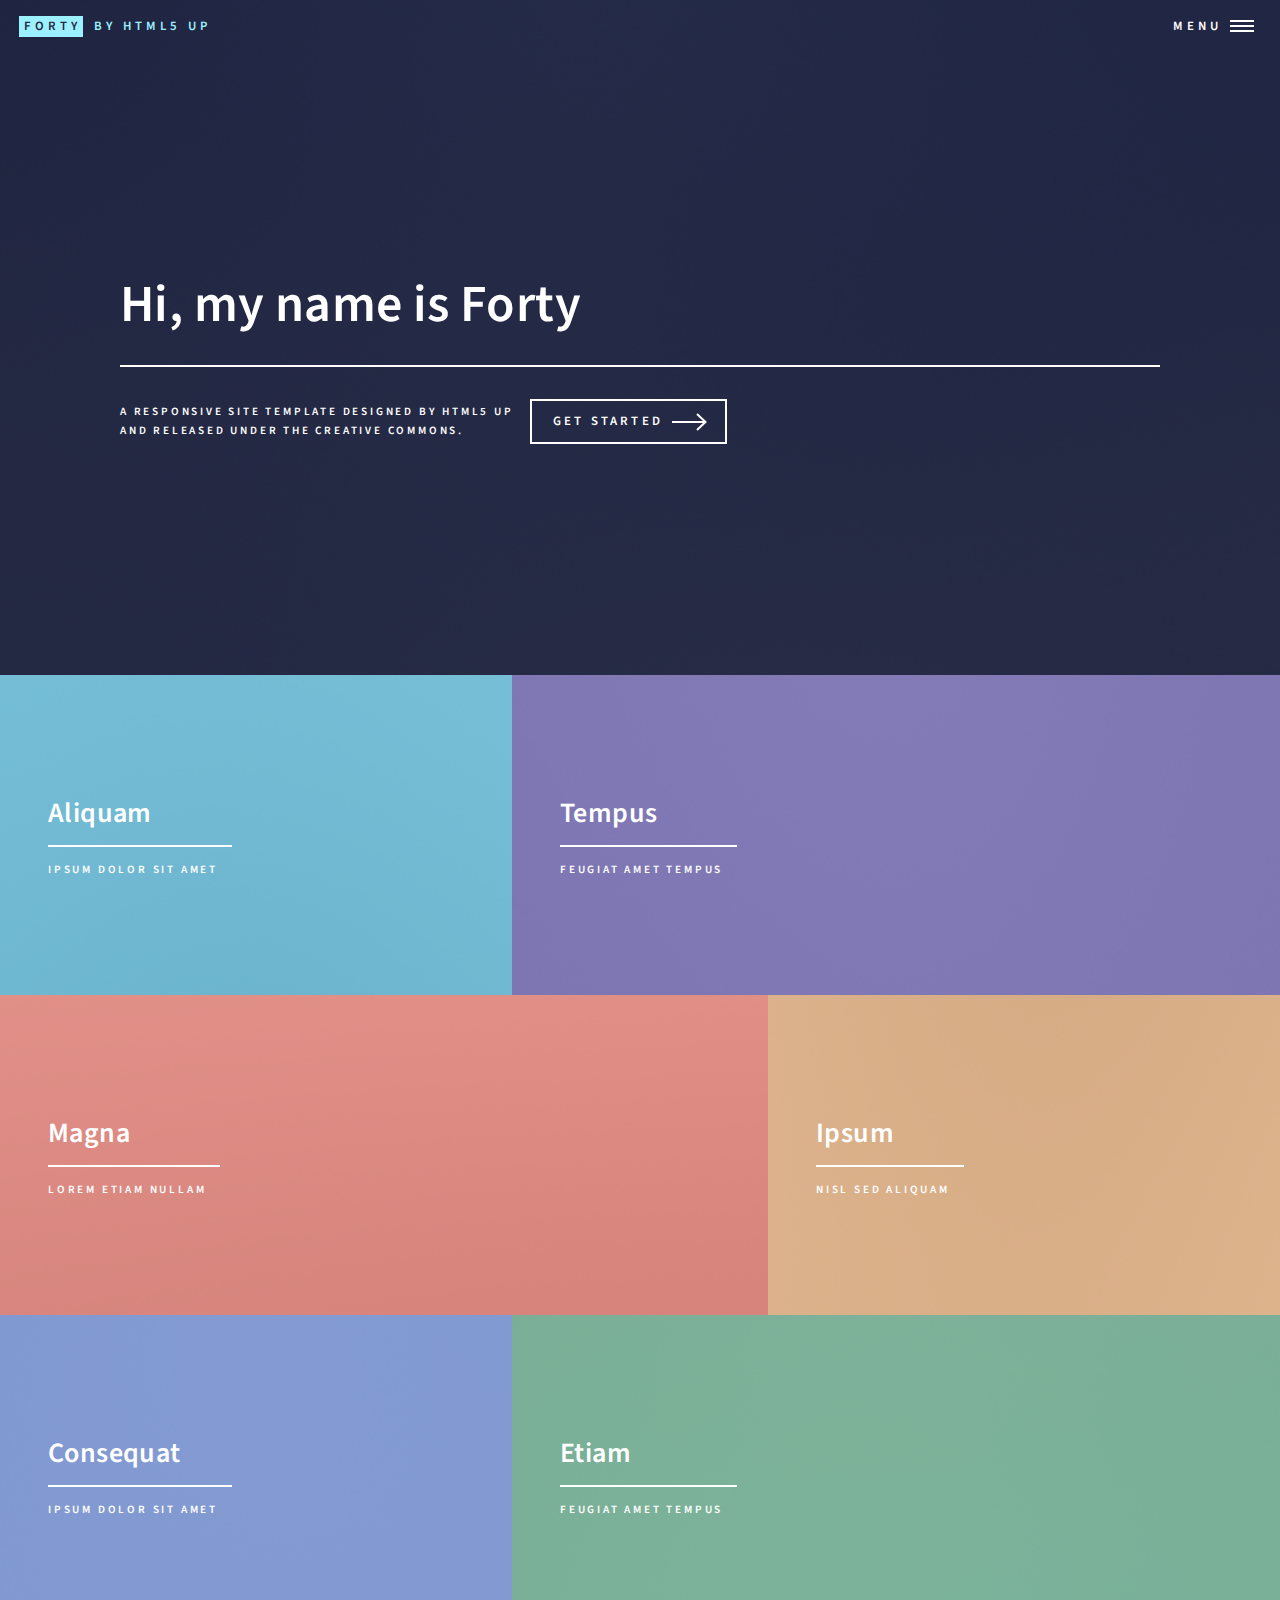
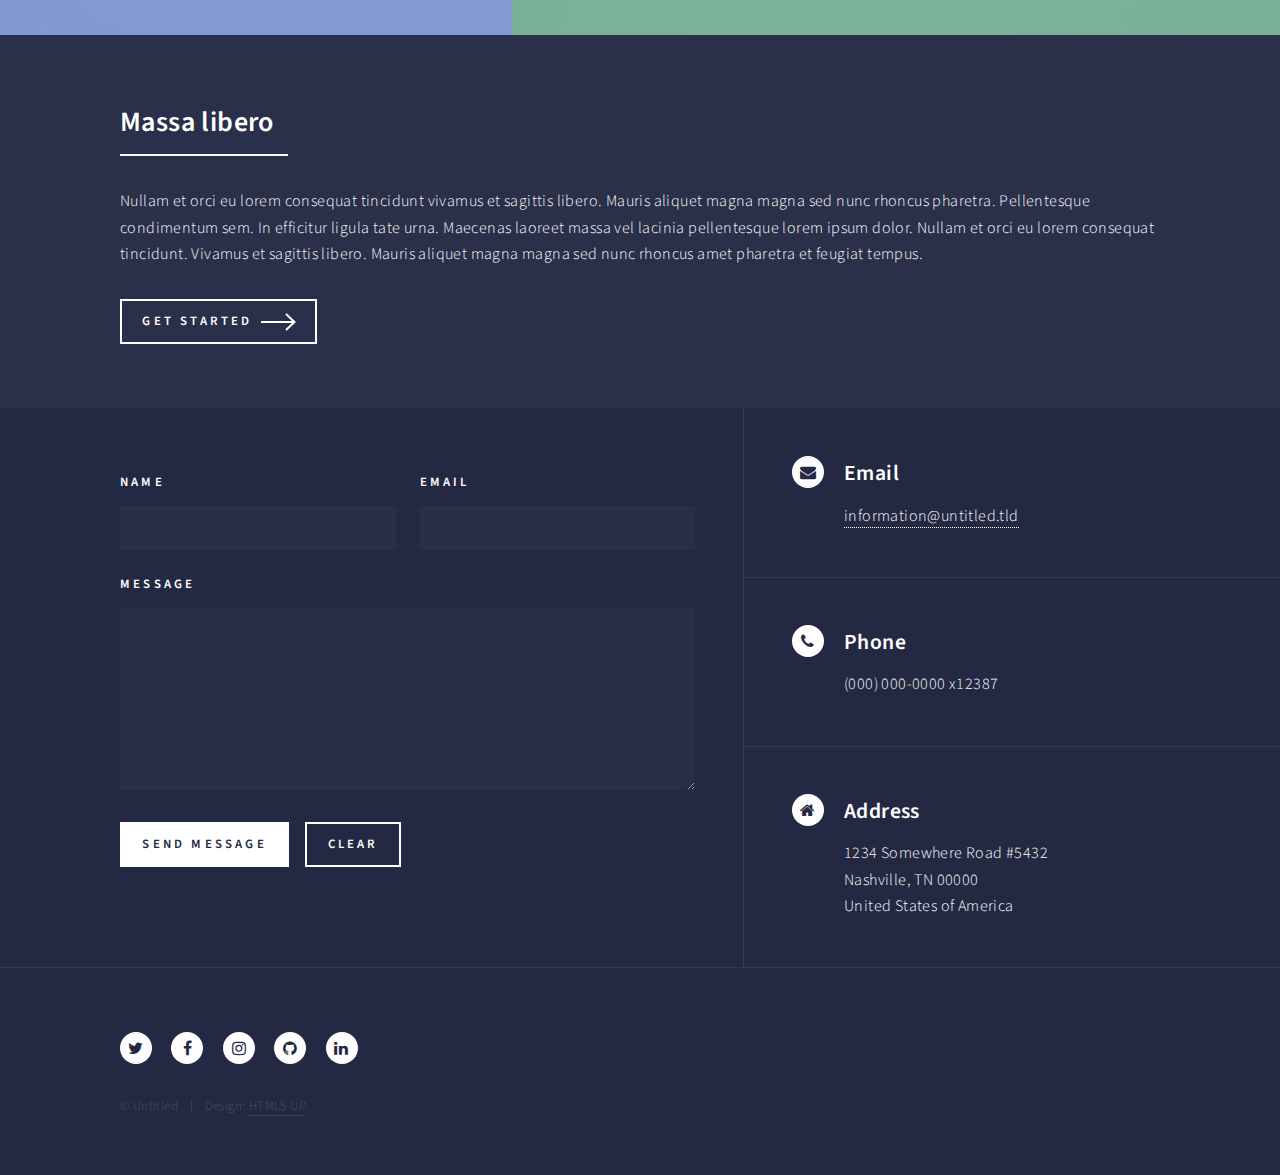
<file: portafolio/index.html>
<!DOCTYPE HTML>
<!--
	Forty by HTML5 UP
	html5up.net | @ajlkn
	Free for personal and commercial use under the CCA 3.0 license (html5up.net/license)
-->
<html>
	<head>
		<title>Forty by HTML5 UP</title>
		<meta charset="utf-8" />
		<meta name="viewport" content="width=device-width, initial-scale=1, user-scalable=no" />
		<link rel="stylesheet" href="assets/css/main.css" />
		<noscript><link rel="stylesheet" href="assets/css/noscript.css" /></noscript>
	</head>
	<body class="is-preload">

		<!-- Wrapper -->
			<div id="wrapper">

				<!-- Header -->
					<header id="header" class="alt">
						<a href="index.html" class="logo"><strong>Forty</strong> <span>by HTML5 UP</span></a>
						<nav>
							<a href="#menu">Menu</a>
						</nav>
					</header>

				<!-- Menu -->
					<nav id="menu">
						<ul class="links">
							<li><a href="index.html">Home</a></li>
							<li><a href="landing.html">Landing</a></li>
							<li><a href="generic.html">Generic</a></li>
							<li><a href="elements.html">Elements</a></li>
						</ul>
						<ul class="actions stacked">
							<li><a href="#" class="button primary fit">Get Started</a></li>
							<li><a href="#" class="button fit">Log In</a></li>
						</ul>
					</nav>

				<!-- Banner -->
					<section id="banner" class="major">
						<div class="inner">
							<header class="major">
								<h1>Hi, my name is Forty</h1>
							</header>
							<div class="content">
								<p>A responsive site template designed by HTML5 UP<br />
								and released under the Creative Commons.</p>
								<ul class="actions">
									<li><a href="#one" class="button next scrolly">Get Started</a></li>
								</ul>
							</div>
						</div>
					</section>

				<!-- Main -->
					<div id="main">

						<!-- One -->
							<section id="one" class="tiles">
								<article>
									<span class="image">
										<img src="images/pic01.jpg" alt="" />
									</span>
									<header class="major">
										<h3><a href="landing.html" class="link">Aliquam</a></h3>
										<p>Ipsum dolor sit amet</p>
									</header>
								</article>
								<article>
									<span class="image">
										<img src="images/pic02.jpg" alt="" />
									</span>
									<header class="major">
										<h3><a href="landing.html" class="link">Tempus</a></h3>
										<p>feugiat amet tempus</p>
									</header>
								</article>
								<article>
									<span class="image">
										<img src="images/pic03.jpg" alt="" />
									</span>
									<header class="major">
										<h3><a href="landing.html" class="link">Magna</a></h3>
										<p>Lorem etiam nullam</p>
									</header>
								</article>
								<article>
									<span class="image">
										<img src="images/pic04.jpg" alt="" />
									</span>
									<header class="major">
										<h3><a href="landing.html" class="link">Ipsum</a></h3>
										<p>Nisl sed aliquam</p>
									</header>
								</article>
								<article>
									<span class="image">
										<img src="images/pic05.jpg" alt="" />
									</span>
									<header class="major">
										<h3><a href="landing.html" class="link">Consequat</a></h3>
										<p>Ipsum dolor sit amet</p>
									</header>
								</article>
								<article>
									<span class="image">
										<img src="images/pic06.jpg" alt="" />
									</span>
									<header class="major">
										<h3><a href="landing.html" class="link">Etiam</a></h3>
										<p>Feugiat amet tempus</p>
									</header>
								</article>
							</section>

						<!-- Two -->
							<section id="two">
								<div class="inner">
									<header class="major">
										<h2>Massa libero</h2>
									</header>
									<p>Nullam et orci eu lorem consequat tincidunt vivamus et sagittis libero. Mauris aliquet magna magna sed nunc rhoncus pharetra. Pellentesque condimentum sem. In efficitur ligula tate urna. Maecenas laoreet massa vel lacinia pellentesque lorem ipsum dolor. Nullam et orci eu lorem consequat tincidunt. Vivamus et sagittis libero. Mauris aliquet magna magna sed nunc rhoncus amet pharetra et feugiat tempus.</p>
									<ul class="actions">
										<li><a href="landing.html" class="button next">Get Started</a></li>
									</ul>
								</div>
							</section>

					</div>

				<!-- Contact -->
					<section id="contact">
						<div class="inner">
							<section>
								<form method="post" action="#">
									<div class="fields">
										<div class="field half">
											<label for="name">Name</label>
											<input type="text" name="name" id="name" />
										</div>
										<div class="field half">
											<label for="email">Email</label>
											<input type="text" name="email" id="email" />
										</div>
										<div class="field">
											<label for="message">Message</label>
											<textarea name="message" id="message" rows="6"></textarea>
										</div>
									</div>
									<ul class="actions">
										<li><input type="submit" value="Send Message" class="primary" /></li>
										<li><input type="reset" value="Clear" /></li>
									</ul>
								</form>
							</section>
							<section class="split">
								<section>
									<div class="contact-method">
										<span class="icon alt fa-envelope"></span>
										<h3>Email</h3>
										<a href="#">information@untitled.tld</a>
									</div>
								</section>
								<section>
									<div class="contact-method">
										<span class="icon alt fa-phone"></span>
										<h3>Phone</h3>
										<span>(000) 000-0000 x12387</span>
									</div>
								</section>
								<section>
									<div class="contact-method">
										<span class="icon alt fa-home"></span>
										<h3>Address</h3>
										<span>1234 Somewhere Road #5432<br />
										Nashville, TN 00000<br />
										United States of America</span>
									</div>
								</section>
							</section>
						</div>
					</section>

				<!-- Footer -->
					<footer id="footer">
						<div class="inner">
							<ul class="icons">
								<li><a href="#" class="icon alt fa-twitter"><span class="label">Twitter</span></a></li>
								<li><a href="#" class="icon alt fa-facebook"><span class="label">Facebook</span></a></li>
								<li><a href="#" class="icon alt fa-instagram"><span class="label">Instagram</span></a></li>
								<li><a href="#" class="icon alt fa-github"><span class="label">GitHub</span></a></li>
								<li><a href="#" class="icon alt fa-linkedin"><span class="label">LinkedIn</span></a></li>
							</ul>
							<ul class="copyright">
								<li>&copy; Untitled</li><li>Design: <a href="https://html5up.net">HTML5 UP</a></li>
							</ul>
						</div>
					</footer>

			</div>

		<!-- Scripts -->
			<script src="assets/js/jquery.min.js"></script>
			<script src="assets/js/jquery.scrolly.min.js"></script>
			<script src="assets/js/jquery.scrollex.min.js"></script>
			<script src="assets/js/browser.min.js"></script>
			<script src="assets/js/breakpoints.min.js"></script>
			<script src="assets/js/util.js"></script>
			<script src="assets/js/main.js"></script>

	</body>
</html>
</file>
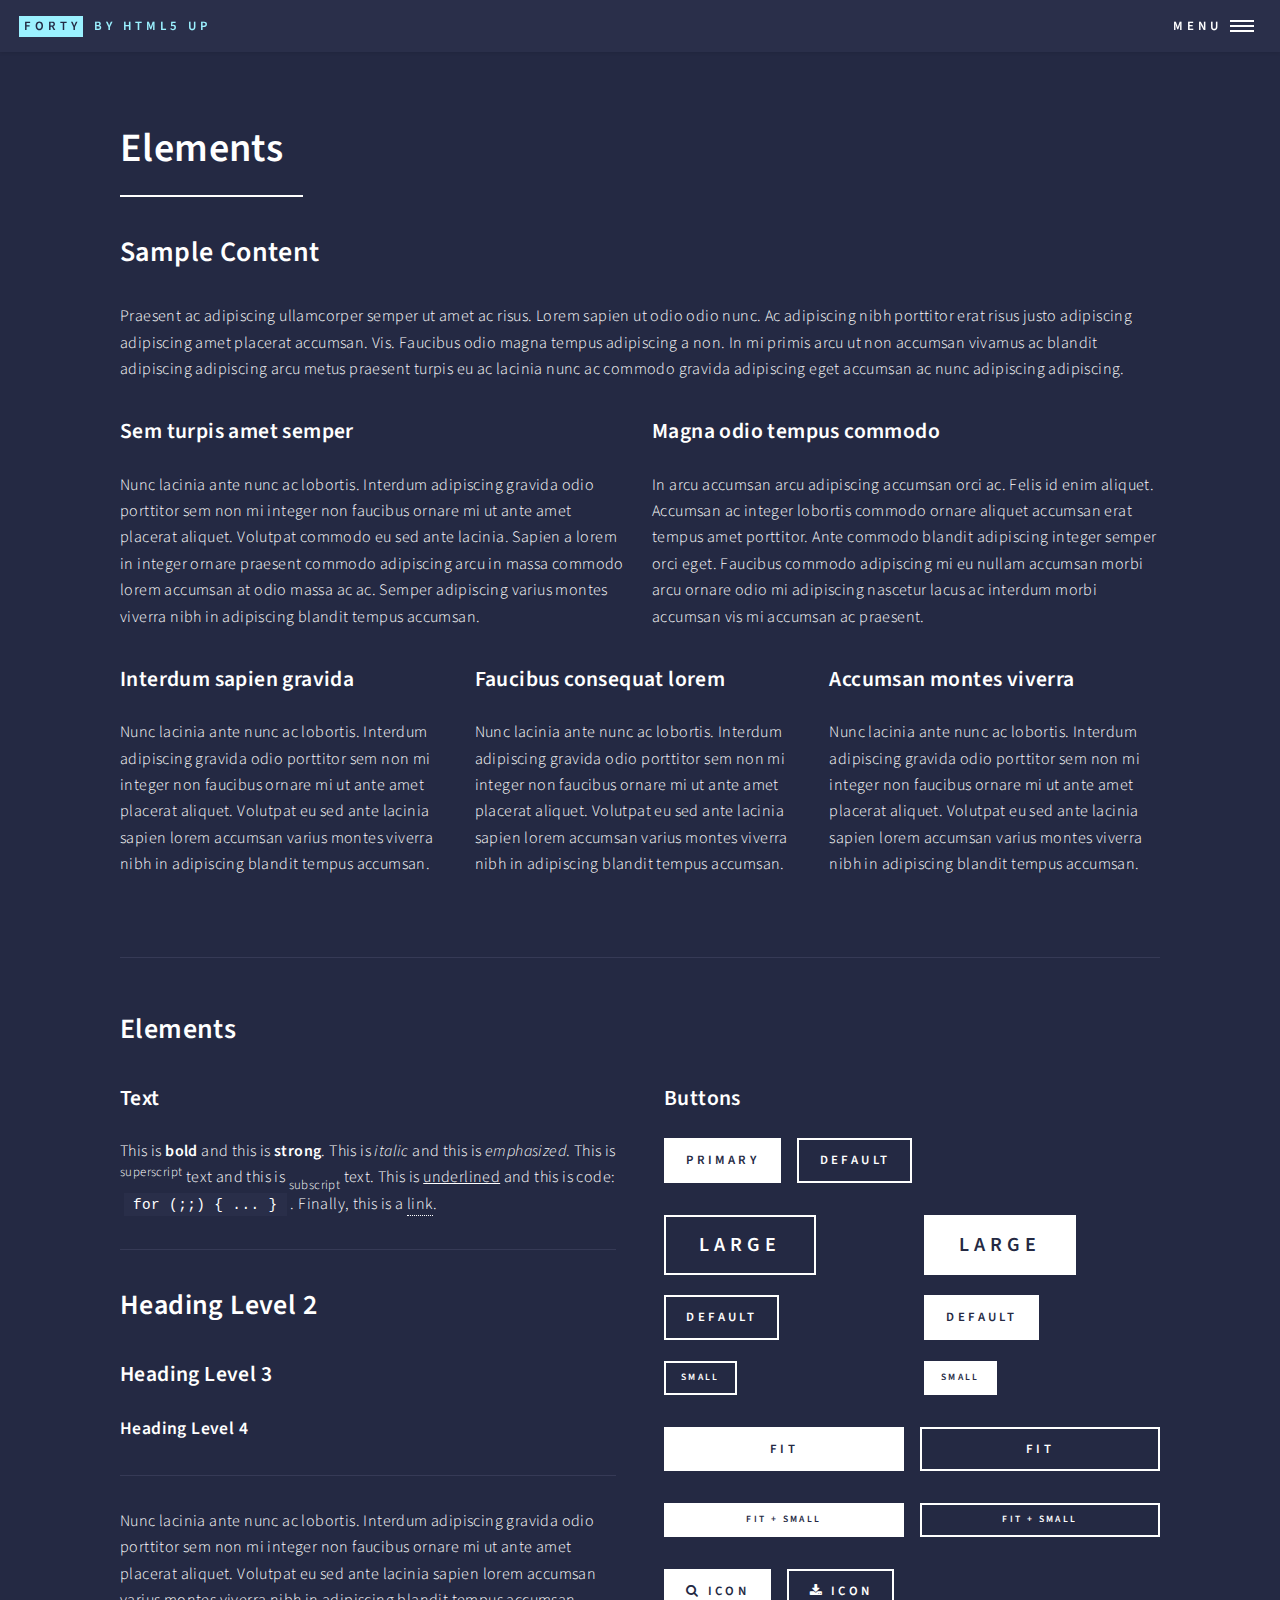
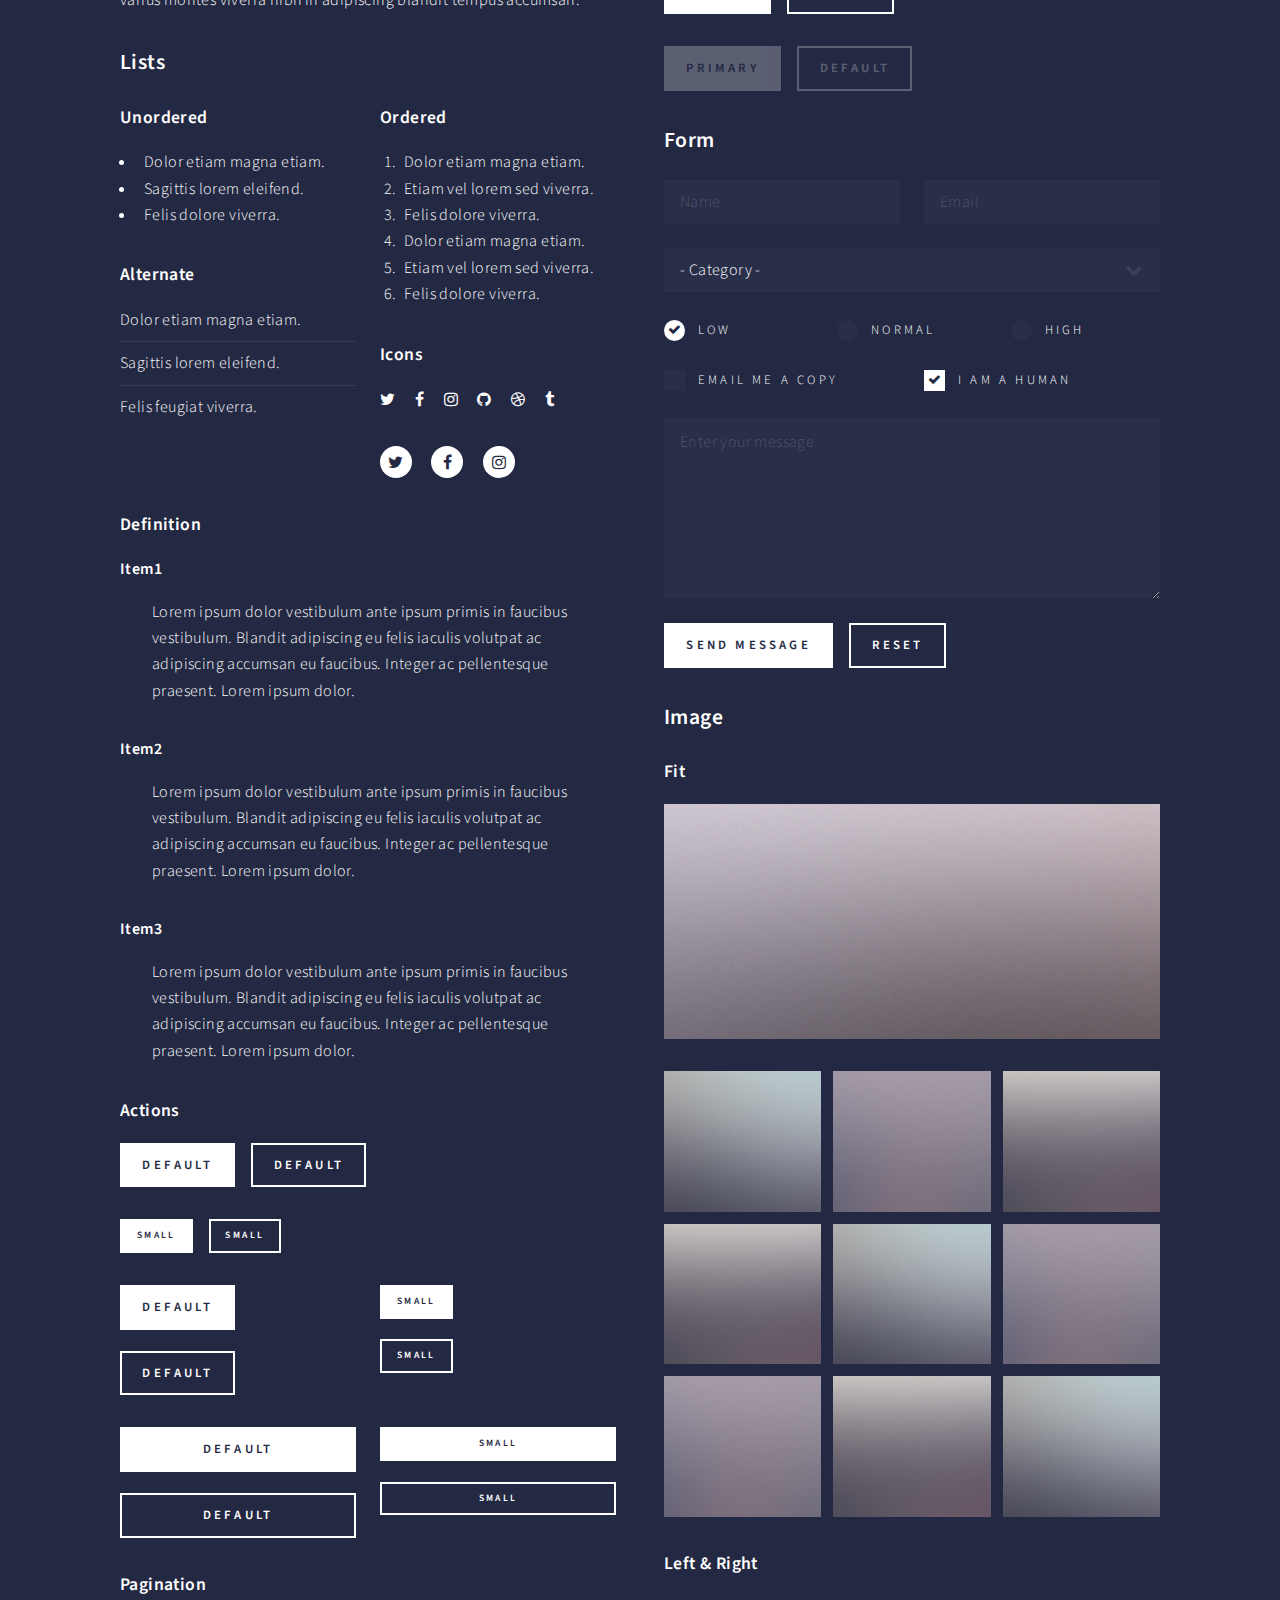
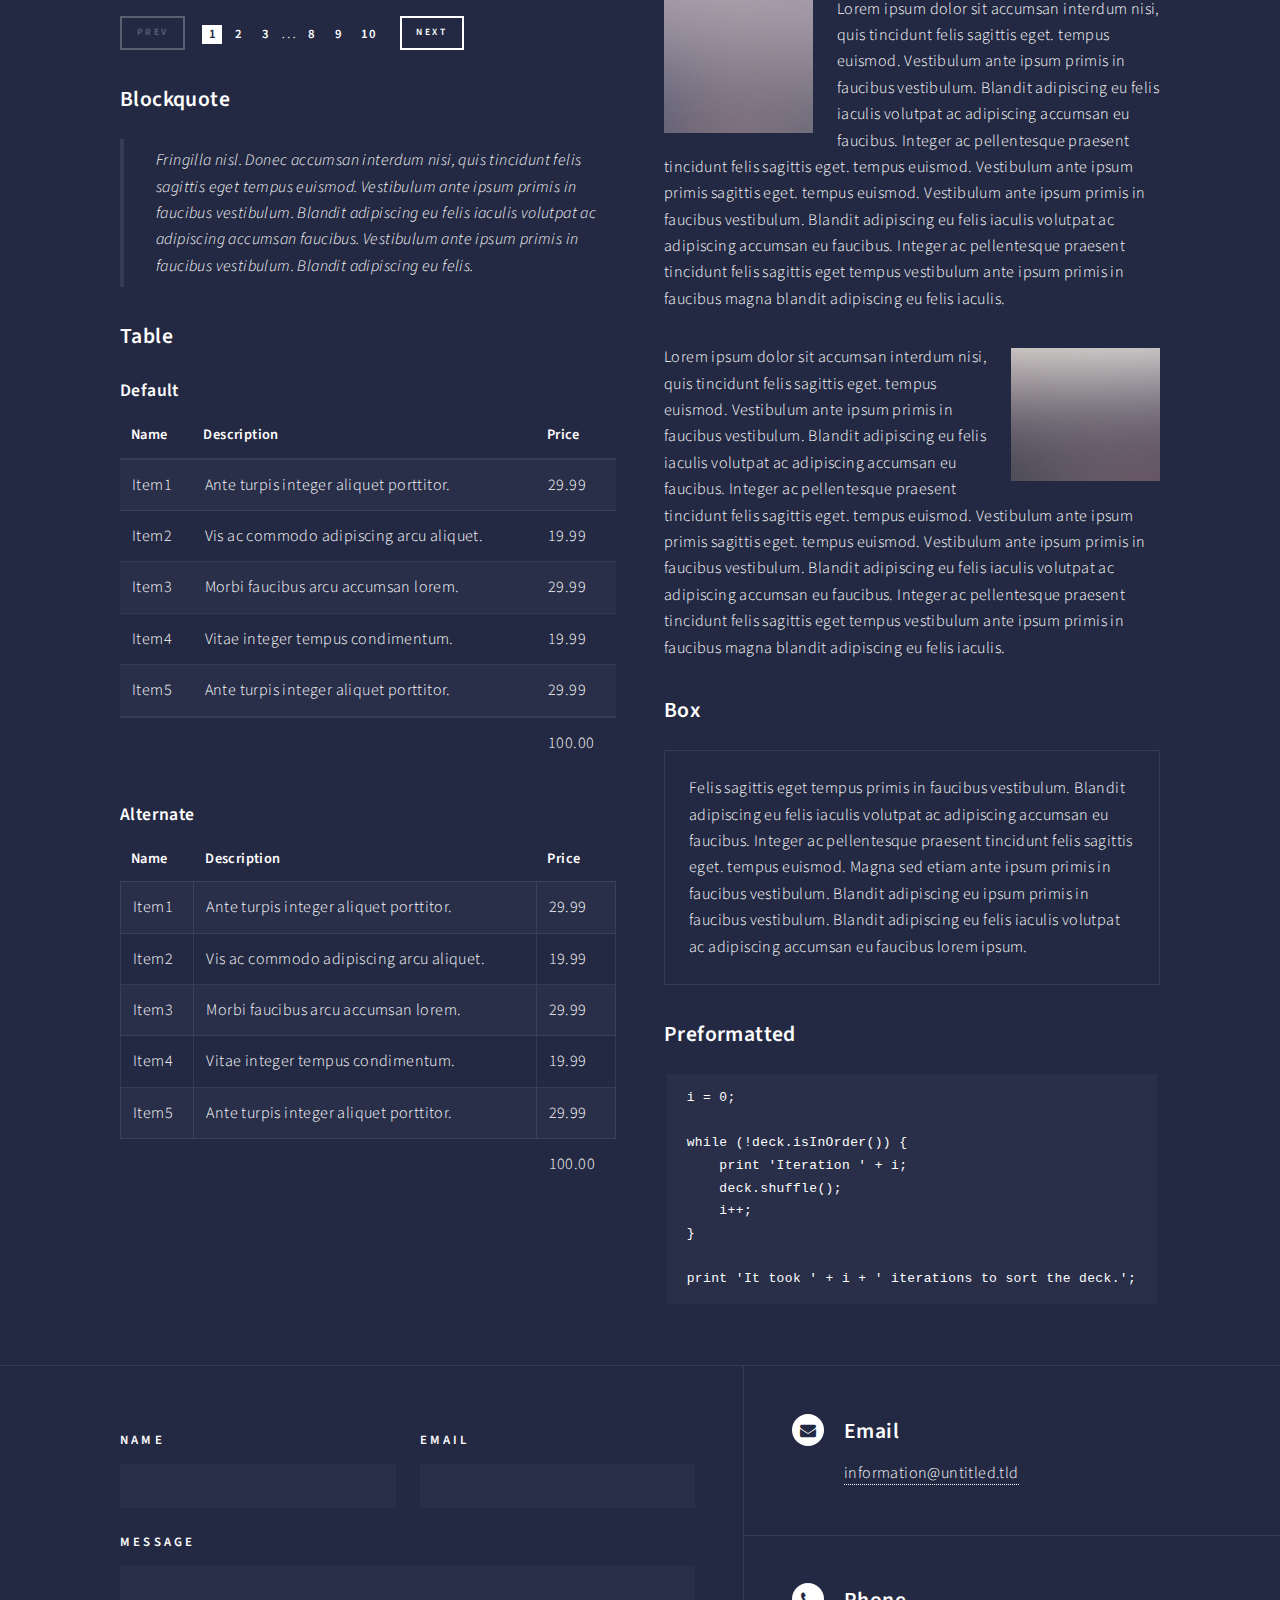
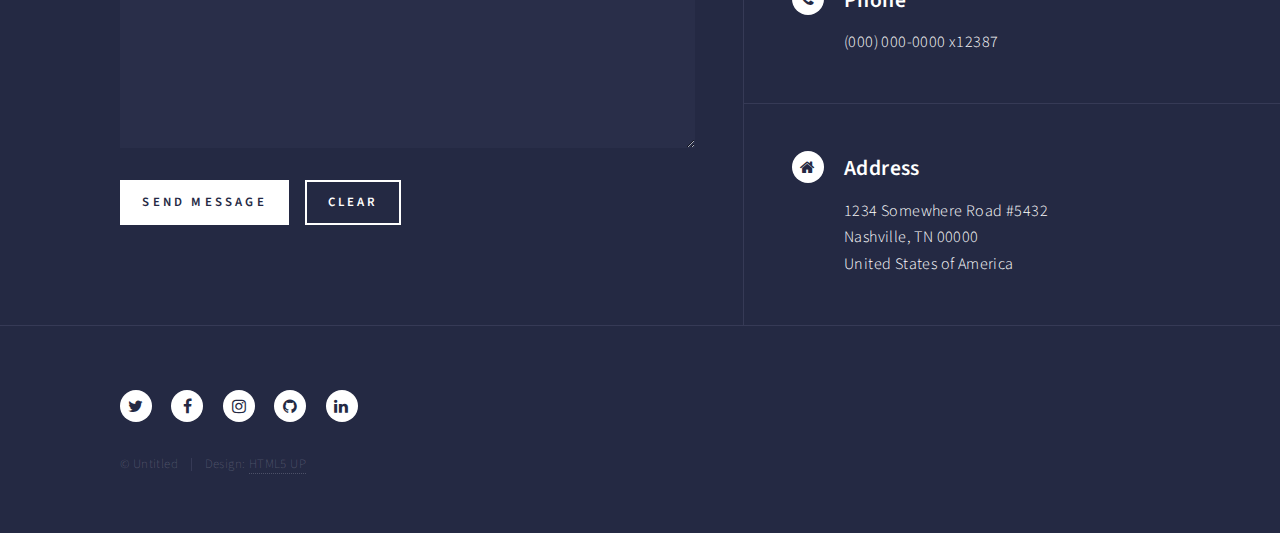
<file: portafolio/elements.html>
<!DOCTYPE HTML>
<!--
	Forty by HTML5 UP
	html5up.net | @ajlkn
	Free for personal and commercial use under the CCA 3.0 license (html5up.net/license)
-->
<html>
	<head>
		<title>Elements - Forty by HTML5 UP</title>
		<meta charset="utf-8" />
		<meta name="viewport" content="width=device-width, initial-scale=1, user-scalable=no" />
		<link rel="stylesheet" href="assets/css/main.css" />
		<noscript><link rel="stylesheet" href="assets/css/noscript.css" /></noscript>
	</head>
	<body class="is-preload">

		<!-- Wrapper -->
			<div id="wrapper">

				<!-- Header -->
					<header id="header">
						<a href="index.html" class="logo"><strong>Forty</strong> <span>by HTML5 UP</span></a>
						<nav>
							<a href="#menu">Menu</a>
						</nav>
					</header>

				<!-- Menu -->
					<nav id="menu">
						<ul class="links">
							<li><a href="index.html">Home</a></li>
							<li><a href="landing.html">Landing</a></li>
							<li><a href="generic.html">Generic</a></li>
							<li><a href="elements.html">Elements</a></li>
						</ul>
						<ul class="actions stacked">
							<li><a href="#" class="button primary fit">Get Started</a></li>
							<li><a href="#" class="button fit">Log In</a></li>
						</ul>
					</nav>

				<!-- Main -->
					<div id="main" class="alt">

						<!-- One -->
							<section id="one">
								<div class="inner">
									<header class="major">
										<h1>Elements</h1>
									</header>

									<!-- Content -->
										<h2 id="content">Sample Content</h2>
										<p>Praesent ac adipiscing ullamcorper semper ut amet ac risus. Lorem sapien ut odio odio nunc. Ac adipiscing nibh porttitor erat risus justo adipiscing adipiscing amet placerat accumsan. Vis. Faucibus odio magna tempus adipiscing a non. In mi primis arcu ut non accumsan vivamus ac blandit adipiscing adipiscing arcu metus praesent turpis eu ac lacinia nunc ac commodo gravida adipiscing eget accumsan ac nunc adipiscing adipiscing.</p>
										<div class="row">
											<div class="col-6 col-12-small">
												<h3>Sem turpis amet semper</h3>
												<p>Nunc lacinia ante nunc ac lobortis. Interdum adipiscing gravida odio porttitor sem non mi integer non faucibus ornare mi ut ante amet placerat aliquet. Volutpat commodo eu sed ante lacinia. Sapien a lorem in integer ornare praesent commodo adipiscing arcu in massa commodo lorem accumsan at odio massa ac ac. Semper adipiscing varius montes viverra nibh in adipiscing blandit tempus accumsan.</p>
											</div>
											<div class="col-6 col-12-small">
												<h3>Magna odio tempus commodo</h3>
												<p>In arcu accumsan arcu adipiscing accumsan orci ac. Felis id enim aliquet. Accumsan ac integer lobortis commodo ornare aliquet accumsan erat tempus amet porttitor. Ante commodo blandit adipiscing integer semper orci eget. Faucibus commodo adipiscing mi eu nullam accumsan morbi arcu ornare odio mi adipiscing nascetur lacus ac interdum morbi accumsan vis mi accumsan ac praesent.</p>
											</div>
											<!-- Break -->
											<div class="col-4 col-12-medium">
												<h3>Interdum sapien gravida</h3>
												<p>Nunc lacinia ante nunc ac lobortis. Interdum adipiscing gravida odio porttitor sem non mi integer non faucibus ornare mi ut ante amet placerat aliquet. Volutpat eu sed ante lacinia sapien lorem accumsan varius montes viverra nibh in adipiscing blandit tempus accumsan.</p>
											</div>
											<div class="col-4 col-12-medium">
												<h3>Faucibus consequat lorem</h3>
												<p>Nunc lacinia ante nunc ac lobortis. Interdum adipiscing gravida odio porttitor sem non mi integer non faucibus ornare mi ut ante amet placerat aliquet. Volutpat eu sed ante lacinia sapien lorem accumsan varius montes viverra nibh in adipiscing blandit tempus accumsan.</p>
											</div>
											<div class="col-4 col-12-medium">
												<h3>Accumsan montes viverra</h3>
												<p>Nunc lacinia ante nunc ac lobortis. Interdum adipiscing gravida odio porttitor sem non mi integer non faucibus ornare mi ut ante amet placerat aliquet. Volutpat eu sed ante lacinia sapien lorem accumsan varius montes viverra nibh in adipiscing blandit tempus accumsan.</p>
											</div>
										</div>

									<hr class="major" />

									<!-- Elements -->
										<h2 id="elements">Elements</h2>
										<div class="row gtr-200">
											<div class="col-6 col-12-medium">

												<!-- Text stuff -->
													<h3>Text</h3>
													<p>This is <b>bold</b> and this is <strong>strong</strong>. This is <i>italic</i> and this is <em>emphasized</em>.
													This is <sup>superscript</sup> text and this is <sub>subscript</sub> text.
													This is <u>underlined</u> and this is code: <code>for (;;) { ... }</code>.
													Finally, this is a <a href="#">link</a>.</p>
													<hr />
													<h2>Heading Level 2</h2>
													<h3>Heading Level 3</h3>
													<h4>Heading Level 4</h4>
													<hr />
													<p>Nunc lacinia ante nunc ac lobortis. Interdum adipiscing gravida odio porttitor sem non mi integer non faucibus ornare mi ut ante amet placerat aliquet. Volutpat eu sed ante lacinia sapien lorem accumsan varius montes viverra nibh in adipiscing blandit tempus accumsan.</p>

												<!-- Lists -->
													<h3>Lists</h3>
													<div class="row">
														<div class="col-6 col-12-small">

															<h4>Unordered</h4>
															<ul>
																<li>Dolor etiam magna etiam.</li>
																<li>Sagittis lorem eleifend.</li>
																<li>Felis dolore viverra.</li>
															</ul>

															<h4>Alternate</h4>
															<ul class="alt">
																<li>Dolor etiam magna etiam.</li>
																<li>Sagittis lorem eleifend.</li>
																<li>Felis feugiat viverra.</li>
															</ul>

														</div>
														<div class="col-6 col-12-small">

															<h4>Ordered</h4>
															<ol>
																<li>Dolor etiam magna etiam.</li>
																<li>Etiam vel lorem sed viverra.</li>
																<li>Felis dolore viverra.</li>
																<li>Dolor etiam magna etiam.</li>
																<li>Etiam vel lorem sed viverra.</li>
																<li>Felis dolore viverra.</li>
															</ol>

															<h4>Icons</h4>
															<ul class="icons">
																<li><a href="#" class="icon fa-twitter"><span class="label">Twitter</span></a></li>
																<li><a href="#" class="icon fa-facebook"><span class="label">Facebook</span></a></li>
																<li><a href="#" class="icon fa-instagram"><span class="label">Instagram</span></a></li>
																<li><a href="#" class="icon fa-github"><span class="label">Github</span></a></li>
																<li><a href="#" class="icon fa-dribbble"><span class="label">Dribbble</span></a></li>
																<li><a href="#" class="icon fa-tumblr"><span class="label">Tumblr</span></a></li>
															</ul>
															<ul class="icons">
																<li><a href="#" class="icon alt fa-twitter"><span class="label">Twitter</span></a></li>
																<li><a href="#" class="icon alt fa-facebook"><span class="label">Facebook</span></a></li>
																<li><a href="#" class="icon alt fa-instagram"><span class="label">Instagram</span></a></li>
															</ul>

														</div>
													</div>
													<h4>Definition</h4>
													<dl>
														<dt>Item1</dt>
														<dd>
															<p>Lorem ipsum dolor vestibulum ante ipsum primis in faucibus vestibulum. Blandit adipiscing eu felis iaculis volutpat ac adipiscing accumsan eu faucibus. Integer ac pellentesque praesent. Lorem ipsum dolor.</p>
														</dd>
														<dt>Item2</dt>
														<dd>
															<p>Lorem ipsum dolor vestibulum ante ipsum primis in faucibus vestibulum. Blandit adipiscing eu felis iaculis volutpat ac adipiscing accumsan eu faucibus. Integer ac pellentesque praesent. Lorem ipsum dolor.</p>
														</dd>
														<dt>Item3</dt>
														<dd>
															<p>Lorem ipsum dolor vestibulum ante ipsum primis in faucibus vestibulum. Blandit adipiscing eu felis iaculis volutpat ac adipiscing accumsan eu faucibus. Integer ac pellentesque praesent. Lorem ipsum dolor.</p>
														</dd>
													</dl>

													<h4>Actions</h4>
													<ul class="actions">
														<li><a href="#" class="button primary">Default</a></li>
														<li><a href="#" class="button">Default</a></li>
													</ul>
													<ul class="actions small">
														<li><a href="#" class="button primary small">Small</a></li>
														<li><a href="#" class="button small">Small</a></li>
													</ul>
													<div class="row">
														<div class="col-6 col-12-small">
															<ul class="actions stacked">
																<li><a href="#" class="button primary">Default</a></li>
																<li><a href="#" class="button">Default</a></li>
															</ul>
														</div>
														<div class="col-6 col-12-small">
															<ul class="actions stacked">
																<li><a href="#" class="button primary small">Small</a></li>
																<li><a href="#" class="button small">Small</a></li>
															</ul>
														</div>
														<div class="col-6 col-12-small">
															<ul class="actions stacked">
																<li><a href="#" class="button primary fit">Default</a></li>
																<li><a href="#" class="button fit">Default</a></li>
															</ul>
														</div>
														<div class="col-6 col-12-small">
															<ul class="actions stacked">
																<li><a href="#" class="button primary small fit">Small</a></li>
																<li><a href="#" class="button small fit">Small</a></li>
															</ul>
														</div>
													</div>

													<h4>Pagination</h4>
													<ul class="pagination">
														<li><span class="button small disabled">Prev</span></li>
														<li><a href="#" class="page active">1</a></li>
														<li><a href="#" class="page">2</a></li>
														<li><a href="#" class="page">3</a></li>
														<li><span>&hellip;</span></li>
														<li><a href="#" class="page">8</a></li>
														<li><a href="#" class="page">9</a></li>
														<li><a href="#" class="page">10</a></li>
														<li><a href="#" class="button small">Next</a></li>
													</ul>

												<!-- Blockquote -->
													<h3>Blockquote</h3>
													<blockquote>Fringilla nisl. Donec accumsan interdum nisi, quis tincidunt felis sagittis eget tempus euismod. Vestibulum ante ipsum primis in faucibus vestibulum. Blandit adipiscing eu felis iaculis volutpat ac adipiscing accumsan faucibus. Vestibulum ante ipsum primis in faucibus vestibulum. Blandit adipiscing eu felis.</blockquote>

												<!-- Table -->
													<h3>Table</h3>

													<h4>Default</h4>
													<div class="table-wrapper">
														<table>
															<thead>
																<tr>
																	<th>Name</th>
																	<th>Description</th>
																	<th>Price</th>
																</tr>
															</thead>
															<tbody>
																<tr>
																	<td>Item1</td>
																	<td>Ante turpis integer aliquet porttitor.</td>
																	<td>29.99</td>
																</tr>
																<tr>
																	<td>Item2</td>
																	<td>Vis ac commodo adipiscing arcu aliquet.</td>
																	<td>19.99</td>
																</tr>
																<tr>
																	<td>Item3</td>
																	<td> Morbi faucibus arcu accumsan lorem.</td>
																	<td>29.99</td>
																</tr>
																<tr>
																	<td>Item4</td>
																	<td>Vitae integer tempus condimentum.</td>
																	<td>19.99</td>
																</tr>
																<tr>
																	<td>Item5</td>
																	<td>Ante turpis integer aliquet porttitor.</td>
																	<td>29.99</td>
																</tr>
															</tbody>
															<tfoot>
																<tr>
																	<td colspan="2"></td>
																	<td>100.00</td>
																</tr>
															</tfoot>
														</table>
													</div>

													<h4>Alternate</h4>
													<div class="table-wrapper">
														<table class="alt">
															<thead>
																<tr>
																	<th>Name</th>
																	<th>Description</th>
																	<th>Price</th>
																</tr>
															</thead>
															<tbody>
																<tr>
																	<td>Item1</td>
																	<td>Ante turpis integer aliquet porttitor.</td>
																	<td>29.99</td>
																</tr>
																<tr>
																	<td>Item2</td>
																	<td>Vis ac commodo adipiscing arcu aliquet.</td>
																	<td>19.99</td>
																</tr>
																<tr>
																	<td>Item3</td>
																	<td> Morbi faucibus arcu accumsan lorem.</td>
																	<td>29.99</td>
																</tr>
																<tr>
																	<td>Item4</td>
																	<td>Vitae integer tempus condimentum.</td>
																	<td>19.99</td>
																</tr>
																<tr>
																	<td>Item5</td>
																	<td>Ante turpis integer aliquet porttitor.</td>
																	<td>29.99</td>
																</tr>
															</tbody>
															<tfoot>
																<tr>
																	<td colspan="2"></td>
																	<td>100.00</td>
																</tr>
															</tfoot>
														</table>
													</div>

											</div>
											<div class="col-6 col-12-medium">

												<!-- Buttons -->
													<h3>Buttons</h3>
													<ul class="actions">
														<li><a href="#" class="button primary">Primary</a></li>
														<li><a href="#" class="button">Default</a></li>
													</ul>
													<div class="row">
														<div class="col-6 col-12-xsmall">
															<ul class="actions stacked">
																<li><a href="#" class="button large">Large</a></li>
																<li><a href="#" class="button">Default</a></li>
																<li><a href="#" class="button small">Small</a></li>
															</ul>
														</div>
														<div class="col-6 col-12-xsmall">
															<ul class="actions stacked">
																<li><a href="#" class="button primary large">Large</a></li>
																<li><a href="#" class="button primary">Default</a></li>
																<li><a href="#" class="button primary small">Small</a></li>
															</ul>
														</div>
													</div>
													<ul class="actions fit">
														<li><a href="#" class="button primary fit">Fit</a></li>
														<li><a href="#" class="button fit">Fit</a></li>
													</ul>
													<ul class="actions fit small">
														<li><a href="#" class="button primary fit small">Fit + Small</a></li>
														<li><a href="#" class="button fit small">Fit + Small</a></li>
													</ul>
													<ul class="actions">
														<li><a href="#" class="button primary icon fa-search">Icon</a></li>
														<li><a href="#" class="button icon fa-download">Icon</a></li>
													</ul>
													<ul class="actions">
														<li><span class="button primary disabled">Primary</span></li>
														<li><span class="button disabled">Default</span></li>
													</ul>

												<!-- Form -->
													<h3>Form</h3>

													<form method="post" action="#">
														<div class="row gtr-uniform">
															<div class="col-6 col-12-xsmall">
																<input type="text" name="demo-name" id="demo-name" value="" placeholder="Name" />
															</div>
															<div class="col-6 col-12-xsmall">
																<input type="email" name="demo-email" id="demo-email" value="" placeholder="Email" />
															</div>
															<!-- Break -->
															<div class="col-12">
																<select name="demo-category" id="demo-category">
																	<option value="">- Category -</option>
																	<option value="1">Manufacturing</option>
																	<option value="1">Shipping</option>
																	<option value="1">Administration</option>
																	<option value="1">Human Resources</option>
																</select>
															</div>
															<!-- Break -->
															<div class="col-4 col-12-small">
																<input type="radio" id="demo-priority-low" name="demo-priority" checked>
																<label for="demo-priority-low">Low</label>
															</div>
															<div class="col-4 col-12-small">
																<input type="radio" id="demo-priority-normal" name="demo-priority">
																<label for="demo-priority-normal">Normal</label>
															</div>
															<div class="col-4 col-12-small">
																<input type="radio" id="demo-priority-high" name="demo-priority">
																<label for="demo-priority-high">High</label>
															</div>
															<!-- Break -->
															<div class="col-6 col-12-small">
																<input type="checkbox" id="demo-copy" name="demo-copy">
																<label for="demo-copy">Email me a copy</label>
															</div>
															<div class="col-6 col-12-small">
																<input type="checkbox" id="demo-human" name="demo-human" checked>
																<label for="demo-human">I am a human</label>
															</div>
															<!-- Break -->
															<div class="col-12">
																<textarea name="demo-message" id="demo-message" placeholder="Enter your message" rows="6"></textarea>
															</div>
															<!-- Break -->
															<div class="col-12">
																<ul class="actions">
																	<li><input type="submit" value="Send Message" class="primary" /></li>
																	<li><input type="reset" value="Reset" /></li>
																</ul>
															</div>
														</div>
													</form>

												<!-- Image -->
													<h3>Image</h3>

													<h4>Fit</h4>
													<span class="image fit"><img src="images/pic03.jpg" alt="" /></span>
													<div class="box alt">
														<div class="row gtr-50 gtr-uniform">
															<div class="col-4"><span class="image fit"><img src="images/pic08.jpg" alt="" /></span></div>
															<div class="col-4"><span class="image fit"><img src="images/pic09.jpg" alt="" /></span></div>
															<div class="col-4"><span class="image fit"><img src="images/pic10.jpg" alt="" /></span></div>
															<!-- Break -->
															<div class="col-4"><span class="image fit"><img src="images/pic10.jpg" alt="" /></span></div>
															<div class="col-4"><span class="image fit"><img src="images/pic08.jpg" alt="" /></span></div>
															<div class="col-4"><span class="image fit"><img src="images/pic09.jpg" alt="" /></span></div>
															<!-- Break -->
															<div class="col-4"><span class="image fit"><img src="images/pic09.jpg" alt="" /></span></div>
															<div class="col-4"><span class="image fit"><img src="images/pic10.jpg" alt="" /></span></div>
															<div class="col-4"><span class="image fit"><img src="images/pic08.jpg" alt="" /></span></div>
														</div>
													</div>

													<h4>Left &amp; Right</h4>
													<p><span class="image left"><img src="images/pic09.jpg" alt="" /></span>Lorem ipsum dolor sit accumsan interdum nisi, quis tincidunt felis sagittis eget. tempus euismod. Vestibulum ante ipsum primis in faucibus vestibulum. Blandit adipiscing eu felis iaculis volutpat ac adipiscing accumsan eu faucibus. Integer ac pellentesque praesent tincidunt felis sagittis eget. tempus euismod. Vestibulum ante ipsum primis sagittis eget. tempus euismod. Vestibulum ante ipsum primis in faucibus vestibulum. Blandit adipiscing eu felis iaculis volutpat ac adipiscing accumsan eu faucibus. Integer ac pellentesque praesent tincidunt felis sagittis eget tempus vestibulum ante ipsum primis in faucibus magna blandit adipiscing eu felis iaculis.</p>
													<p><span class="image right"><img src="images/pic10.jpg" alt="" /></span>Lorem ipsum dolor sit accumsan interdum nisi, quis tincidunt felis sagittis eget. tempus euismod. Vestibulum ante ipsum primis in faucibus vestibulum. Blandit adipiscing eu felis iaculis volutpat ac adipiscing accumsan eu faucibus. Integer ac pellentesque praesent tincidunt felis sagittis eget. tempus euismod. Vestibulum ante ipsum primis sagittis eget. tempus euismod. Vestibulum ante ipsum primis in faucibus vestibulum. Blandit adipiscing eu felis iaculis volutpat ac adipiscing accumsan eu faucibus. Integer ac pellentesque praesent tincidunt felis sagittis eget tempus vestibulum ante ipsum primis in faucibus magna blandit adipiscing eu felis iaculis.</p>

												<!-- Box -->
													<h3>Box</h3>
													<div class="box">
														<p>Felis sagittis eget tempus primis in faucibus vestibulum. Blandit adipiscing eu felis iaculis volutpat ac adipiscing accumsan eu faucibus. Integer ac pellentesque praesent tincidunt felis sagittis eget. tempus euismod. Magna sed etiam ante ipsum primis in faucibus vestibulum. Blandit adipiscing eu ipsum primis in faucibus vestibulum. Blandit adipiscing eu felis iaculis volutpat ac adipiscing accumsan eu faucibus lorem ipsum.</p>
													</div>

												<!-- Preformatted Code -->
													<h3>Preformatted</h3>
													<pre><code>i = 0;

while (!deck.isInOrder()) {
    print 'Iteration ' + i;
    deck.shuffle();
    i++;
}

print 'It took ' + i + ' iterations to sort the deck.';
</code></pre>

											</div>
										</div>

								</div>
							</section>

					</div>

				<!-- Contact -->
					<section id="contact">
						<div class="inner">
							<section>
								<form method="post" action="#">
									<div class="fields">
										<div class="field half">
											<label for="name">Name</label>
											<input type="text" name="name" id="name" />
										</div>
										<div class="field half">
											<label for="email">Email</label>
											<input type="text" name="email" id="email" />
										</div>
										<div class="field">
											<label for="message">Message</label>
											<textarea name="message" id="message" rows="6"></textarea>
										</div>
									</div>
									<ul class="actions">
										<li><input type="submit" value="Send Message" class="primary" /></li>
										<li><input type="reset" value="Clear" /></li>
									</ul>
								</form>
							</section>
							<section class="split">
								<section>
									<div class="contact-method">
										<span class="icon alt fa-envelope"></span>
										<h3>Email</h3>
										<a href="#">information@untitled.tld</a>
									</div>
								</section>
								<section>
									<div class="contact-method">
										<span class="icon alt fa-phone"></span>
										<h3>Phone</h3>
										<span>(000) 000-0000 x12387</span>
									</div>
								</section>
								<section>
									<div class="contact-method">
										<span class="icon alt fa-home"></span>
										<h3>Address</h3>
										<span>1234 Somewhere Road #5432<br />
										Nashville, TN 00000<br />
										United States of America</span>
									</div>
								</section>
							</section>
						</div>
					</section>

				<!-- Footer -->
					<footer id="footer">
						<div class="inner">
							<ul class="icons">
								<li><a href="#" class="icon alt fa-twitter"><span class="label">Twitter</span></a></li>
								<li><a href="#" class="icon alt fa-facebook"><span class="label">Facebook</span></a></li>
								<li><a href="#" class="icon alt fa-instagram"><span class="label">Instagram</span></a></li>
								<li><a href="#" class="icon alt fa-github"><span class="label">GitHub</span></a></li>
								<li><a href="#" class="icon alt fa-linkedin"><span class="label">LinkedIn</span></a></li>
							</ul>
							<ul class="copyright">
								<li>&copy; Untitled</li><li>Design: <a href="https://html5up.net">HTML5 UP</a></li>
							</ul>
						</div>
					</footer>

			</div>

		<!-- Scripts -->
			<script src="assets/js/jquery.min.js"></script>
			<script src="assets/js/jquery.scrolly.min.js"></script>
			<script src="assets/js/jquery.scrollex.min.js"></script>
			<script src="assets/js/browser.min.js"></script>
			<script src="assets/js/breakpoints.min.js"></script>
			<script src="assets/js/util.js"></script>
			<script src="assets/js/main.js"></script>

	</body>
</html>
</file>
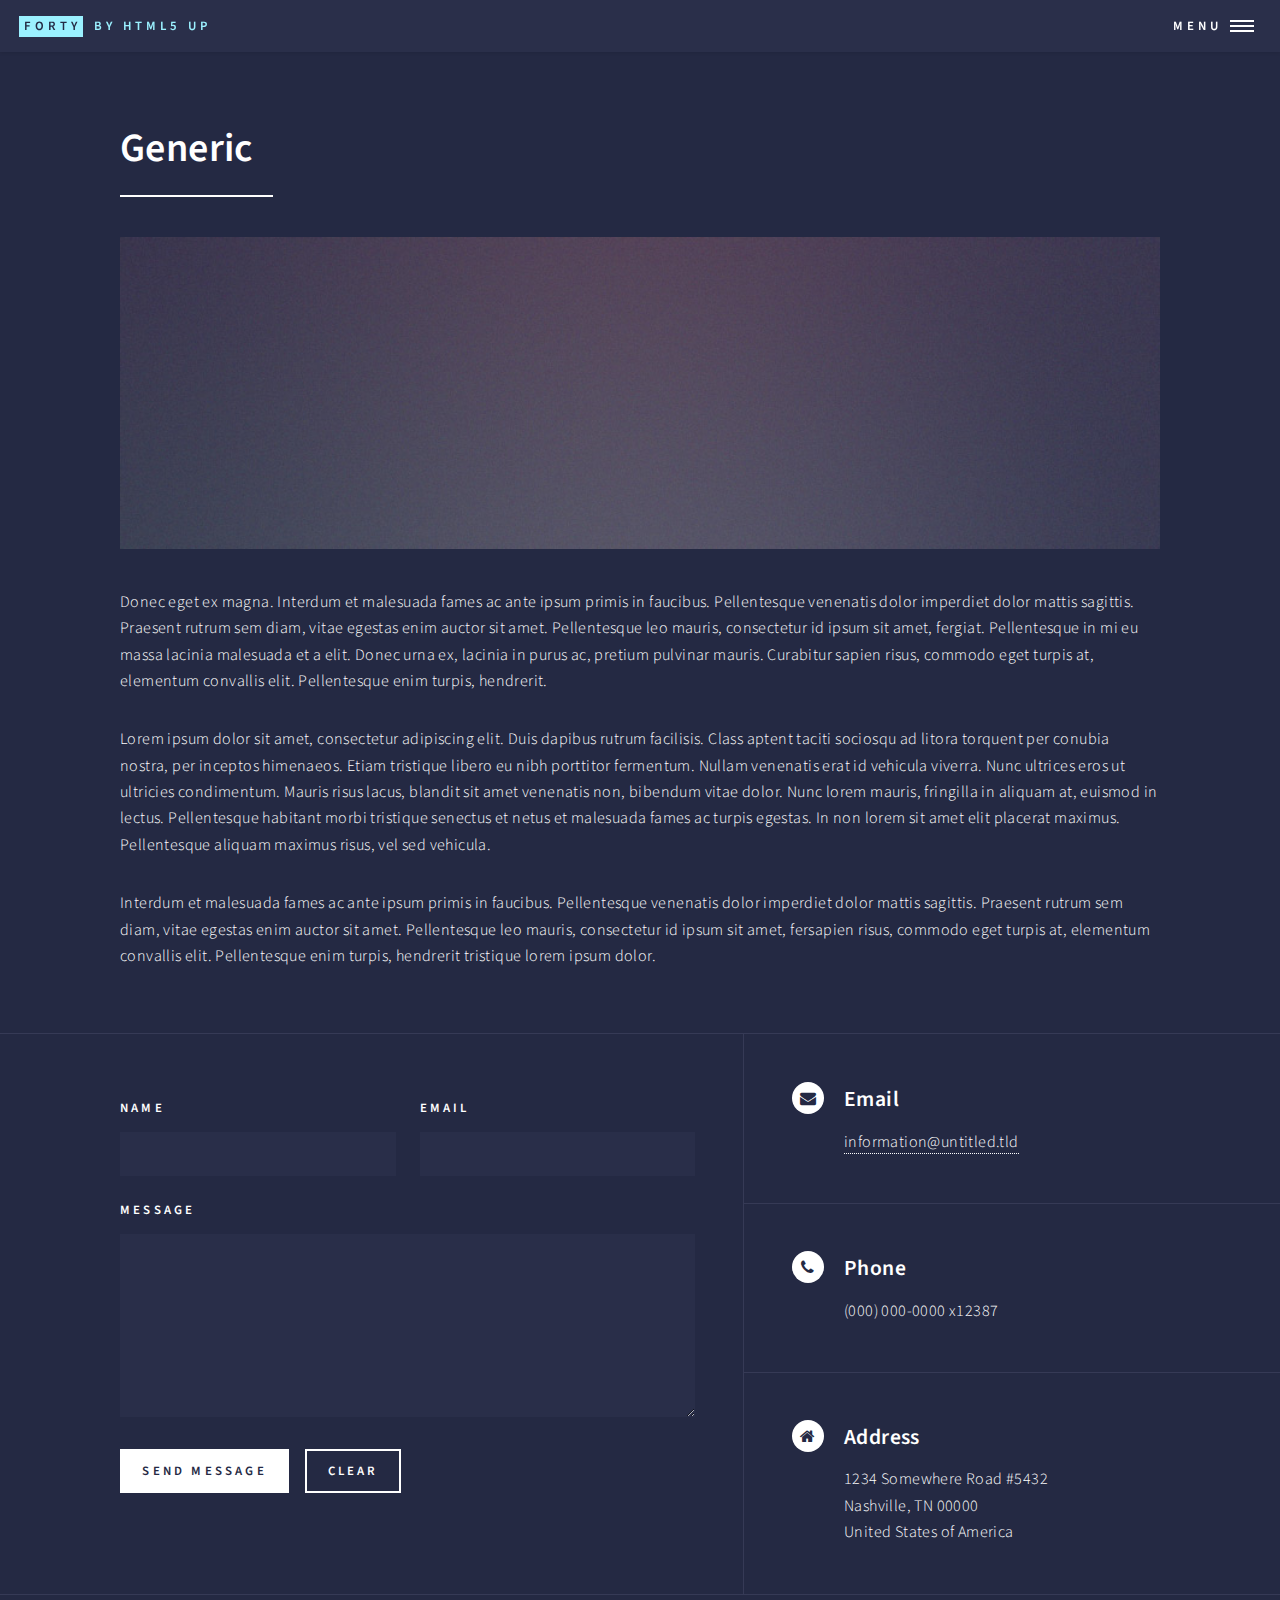
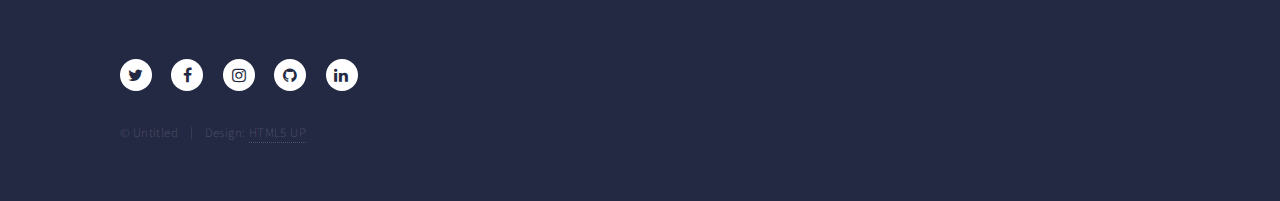
<file: portafolio/generic.html>
<!DOCTYPE HTML>
<!--
	Forty by HTML5 UP
	html5up.net | @ajlkn
	Free for personal and commercial use under the CCA 3.0 license (html5up.net/license)
-->
<html>
	<head>
		<title>Generic - Forty by HTML5 UP</title>
		<meta charset="utf-8" />
		<meta name="viewport" content="width=device-width, initial-scale=1, user-scalable=no" />
		<link rel="stylesheet" href="assets/css/main.css" />
		<noscript><link rel="stylesheet" href="assets/css/noscript.css" /></noscript>
	</head>
	<body class="is-preload">

		<!-- Wrapper -->
			<div id="wrapper">

				<!-- Header -->
					<header id="header">
						<a href="index.html" class="logo"><strong>Forty</strong> <span>by HTML5 UP</span></a>
						<nav>
							<a href="#menu">Menu</a>
						</nav>
					</header>

				<!-- Menu -->
					<nav id="menu">
						<ul class="links">
							<li><a href="index.html">Home</a></li>
							<li><a href="landing.html">Landing</a></li>
							<li><a href="generic.html">Generic</a></li>
							<li><a href="elements.html">Elements</a></li>
						</ul>
						<ul class="actions stacked">
							<li><a href="#" class="button primary fit">Get Started</a></li>
							<li><a href="#" class="button fit">Log In</a></li>
						</ul>
					</nav>

				<!-- Main -->
					<div id="main" class="alt">

						<!-- One -->
							<section id="one">
								<div class="inner">
									<header class="major">
										<h1>Generic</h1>
									</header>
									<span class="image main"><img src="images/pic11.jpg" alt="" /></span>
									<p>Donec eget ex magna. Interdum et malesuada fames ac ante ipsum primis in faucibus. Pellentesque venenatis dolor imperdiet dolor mattis sagittis. Praesent rutrum sem diam, vitae egestas enim auctor sit amet. Pellentesque leo mauris, consectetur id ipsum sit amet, fergiat. Pellentesque in mi eu massa lacinia malesuada et a elit. Donec urna ex, lacinia in purus ac, pretium pulvinar mauris. Curabitur sapien risus, commodo eget turpis at, elementum convallis elit. Pellentesque enim turpis, hendrerit.</p>
									<p>Lorem ipsum dolor sit amet, consectetur adipiscing elit. Duis dapibus rutrum facilisis. Class aptent taciti sociosqu ad litora torquent per conubia nostra, per inceptos himenaeos. Etiam tristique libero eu nibh porttitor fermentum. Nullam venenatis erat id vehicula viverra. Nunc ultrices eros ut ultricies condimentum. Mauris risus lacus, blandit sit amet venenatis non, bibendum vitae dolor. Nunc lorem mauris, fringilla in aliquam at, euismod in lectus. Pellentesque habitant morbi tristique senectus et netus et malesuada fames ac turpis egestas. In non lorem sit amet elit placerat maximus. Pellentesque aliquam maximus risus, vel sed vehicula.</p>
									<p>Interdum et malesuada fames ac ante ipsum primis in faucibus. Pellentesque venenatis dolor imperdiet dolor mattis sagittis. Praesent rutrum sem diam, vitae egestas enim auctor sit amet. Pellentesque leo mauris, consectetur id ipsum sit amet, fersapien risus, commodo eget turpis at, elementum convallis elit. Pellentesque enim turpis, hendrerit tristique lorem ipsum dolor.</p>
								</div>
							</section>

					</div>

				<!-- Contact -->
					<section id="contact">
						<div class="inner">
							<section>
								<form method="post" action="#">
									<div class="fields">
										<div class="field half">
											<label for="name">Name</label>
											<input type="text" name="name" id="name" />
										</div>
										<div class="field half">
											<label for="email">Email</label>
											<input type="text" name="email" id="email" />
										</div>
										<div class="field">
											<label for="message">Message</label>
											<textarea name="message" id="message" rows="6"></textarea>
										</div>
									</div>
									<ul class="actions">
										<li><input type="submit" value="Send Message" class="primary" /></li>
										<li><input type="reset" value="Clear" /></li>
									</ul>
								</form>
							</section>
							<section class="split">
								<section>
									<div class="contact-method">
										<span class="icon alt fa-envelope"></span>
										<h3>Email</h3>
										<a href="#">information@untitled.tld</a>
									</div>
								</section>
								<section>
									<div class="contact-method">
										<span class="icon alt fa-phone"></span>
										<h3>Phone</h3>
										<span>(000) 000-0000 x12387</span>
									</div>
								</section>
								<section>
									<div class="contact-method">
										<span class="icon alt fa-home"></span>
										<h3>Address</h3>
										<span>1234 Somewhere Road #5432<br />
										Nashville, TN 00000<br />
										United States of America</span>
									</div>
								</section>
							</section>
						</div>
					</section>

				<!-- Footer -->
					<footer id="footer">
						<div class="inner">
							<ul class="icons">
								<li><a href="#" class="icon alt fa-twitter"><span class="label">Twitter</span></a></li>
								<li><a href="#" class="icon alt fa-facebook"><span class="label">Facebook</span></a></li>
								<li><a href="#" class="icon alt fa-instagram"><span class="label">Instagram</span></a></li>
								<li><a href="#" class="icon alt fa-github"><span class="label">GitHub</span></a></li>
								<li><a href="#" class="icon alt fa-linkedin"><span class="label">LinkedIn</span></a></li>
							</ul>
							<ul class="copyright">
								<li>&copy; Untitled</li><li>Design: <a href="https://html5up.net">HTML5 UP</a></li>
							</ul>
						</div>
					</footer>

			</div>

		<!-- Scripts -->
			<script src="assets/js/jquery.min.js"></script>
			<script src="assets/js/jquery.scrolly.min.js"></script>
			<script src="assets/js/jquery.scrollex.min.js"></script>
			<script src="assets/js/browser.min.js"></script>
			<script src="assets/js/breakpoints.min.js"></script>
			<script src="assets/js/util.js"></script>
			<script src="assets/js/main.js"></script>

	</body>
</html>
</file>
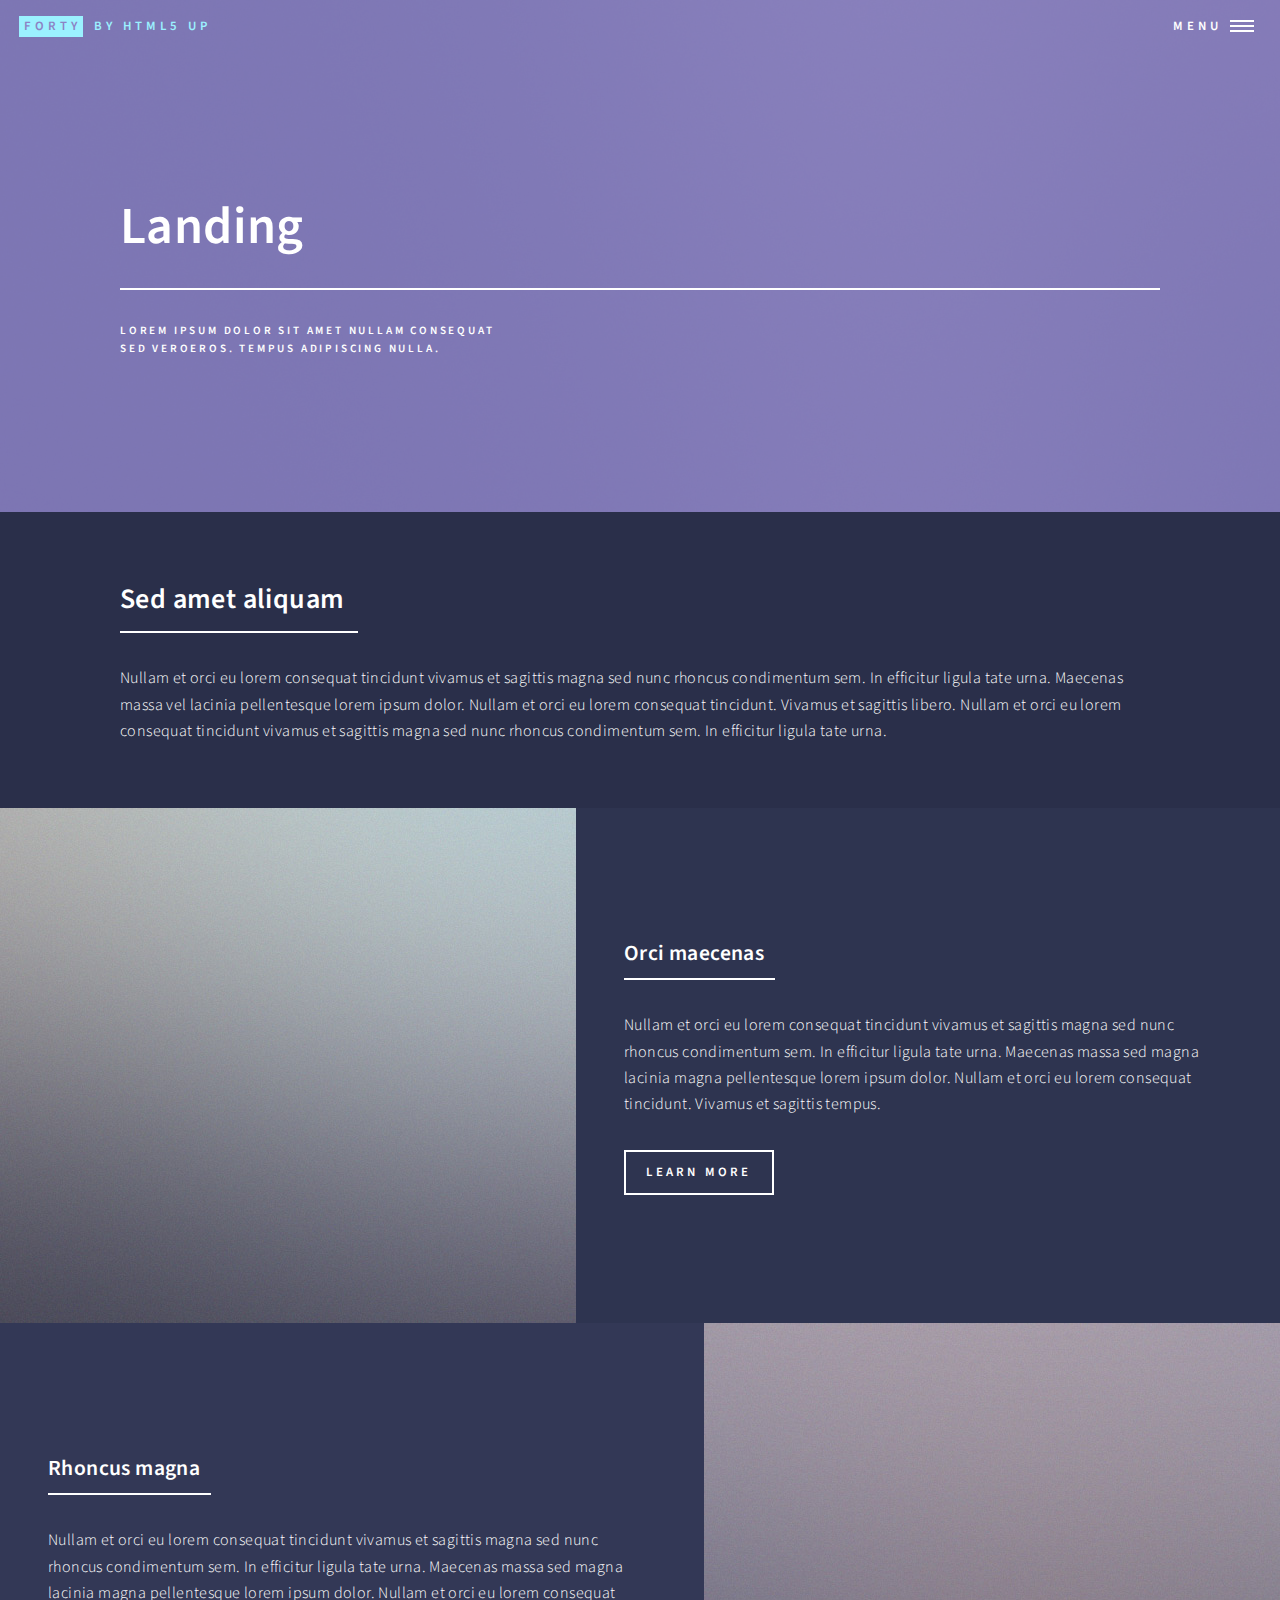
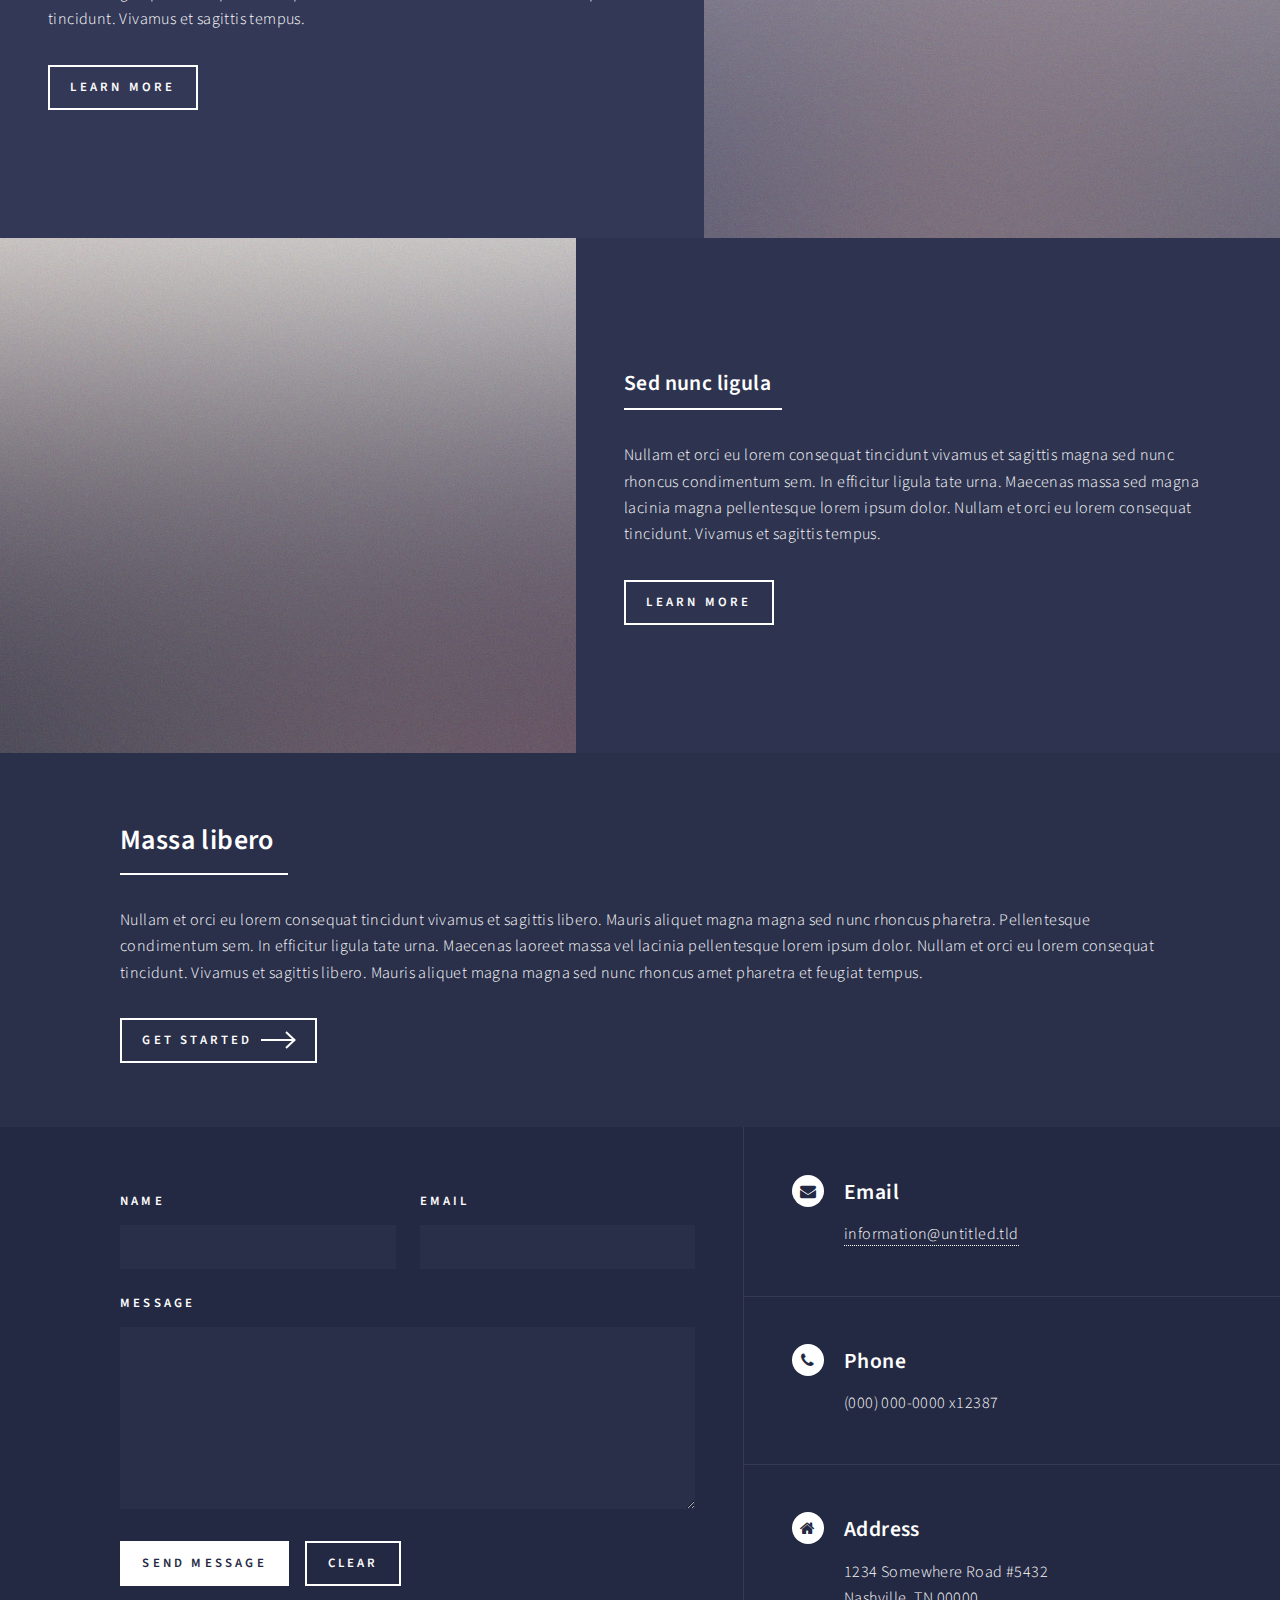
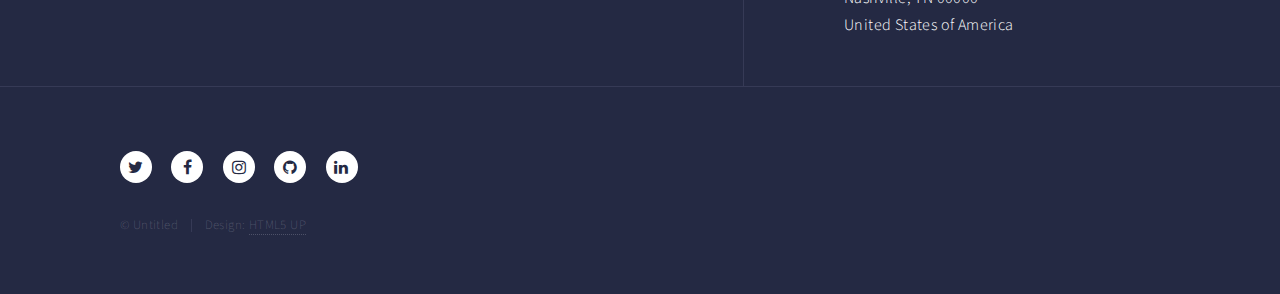
<file: portafolio/landing.html>
<!DOCTYPE HTML>
<!--
	Forty by HTML5 UP
	html5up.net | @ajlkn
	Free for personal and commercial use under the CCA 3.0 license (html5up.net/license)
-->
<html>
	<head>
		<title>Landing - Forty by HTML5 UP</title>
		<meta charset="utf-8" />
		<meta name="viewport" content="width=device-width, initial-scale=1, user-scalable=no" />
		<link rel="stylesheet" href="assets/css/main.css" />
		<noscript><link rel="stylesheet" href="assets/css/noscript.css" /></noscript>
	</head>
	<body class="is-preload">

		<!-- Wrapper -->
			<div id="wrapper">

				<!-- Header -->
				<!-- Note: The "styleN" class below should match that of the banner element. -->
					<header id="header" class="alt style2">
						<a href="index.html" class="logo"><strong>Forty</strong> <span>by HTML5 UP</span></a>
						<nav>
							<a href="#menu">Menu</a>
						</nav>
					</header>

				<!-- Menu -->
					<nav id="menu">
						<ul class="links">
							<li><a href="index.html">Home</a></li>
							<li><a href="landing.html">Landing</a></li>
							<li><a href="generic.html">Generic</a></li>
							<li><a href="elements.html">Elements</a></li>
						</ul>
						<ul class="actions stacked">
							<li><a href="#" class="button primary fit">Get Started</a></li>
							<li><a href="#" class="button fit">Log In</a></li>
						</ul>
					</nav>

				<!-- Banner -->
				<!-- Note: The "styleN" class below should match that of the header element. -->
					<section id="banner" class="style2">
						<div class="inner">
							<span class="image">
								<img src="images/pic07.jpg" alt="" />
							</span>
							<header class="major">
								<h1>Landing</h1>
							</header>
							<div class="content">
								<p>Lorem ipsum dolor sit amet nullam consequat<br />
								sed veroeros. tempus adipiscing nulla.</p>
							</div>
						</div>
					</section>

				<!-- Main -->
					<div id="main">

						<!-- One -->
							<section id="one">
								<div class="inner">
									<header class="major">
										<h2>Sed amet aliquam</h2>
									</header>
									<p>Nullam et orci eu lorem consequat tincidunt vivamus et sagittis magna sed nunc rhoncus condimentum sem. In efficitur ligula tate urna. Maecenas massa vel lacinia pellentesque lorem ipsum dolor. Nullam et orci eu lorem consequat tincidunt. Vivamus et sagittis libero. Nullam et orci eu lorem consequat tincidunt vivamus et sagittis magna sed nunc rhoncus condimentum sem. In efficitur ligula tate urna.</p>
								</div>
							</section>

						<!-- Two -->
							<section id="two" class="spotlights">
								<section>
									<a href="generic.html" class="image">
										<img src="images/pic08.jpg" alt="" data-position="center center" />
									</a>
									<div class="content">
										<div class="inner">
											<header class="major">
												<h3>Orci maecenas</h3>
											</header>
											<p>Nullam et orci eu lorem consequat tincidunt vivamus et sagittis magna sed nunc rhoncus condimentum sem. In efficitur ligula tate urna. Maecenas massa sed magna lacinia magna pellentesque lorem ipsum dolor. Nullam et orci eu lorem consequat tincidunt. Vivamus et sagittis tempus.</p>
											<ul class="actions">
												<li><a href="generic.html" class="button">Learn more</a></li>
											</ul>
										</div>
									</div>
								</section>
								<section>
									<a href="generic.html" class="image">
										<img src="images/pic09.jpg" alt="" data-position="top center" />
									</a>
									<div class="content">
										<div class="inner">
											<header class="major">
												<h3>Rhoncus magna</h3>
											</header>
											<p>Nullam et orci eu lorem consequat tincidunt vivamus et sagittis magna sed nunc rhoncus condimentum sem. In efficitur ligula tate urna. Maecenas massa sed magna lacinia magna pellentesque lorem ipsum dolor. Nullam et orci eu lorem consequat tincidunt. Vivamus et sagittis tempus.</p>
											<ul class="actions">
												<li><a href="generic.html" class="button">Learn more</a></li>
											</ul>
										</div>
									</div>
								</section>
								<section>
									<a href="generic.html" class="image">
										<img src="images/pic10.jpg" alt="" data-position="25% 25%" />
									</a>
									<div class="content">
										<div class="inner">
											<header class="major">
												<h3>Sed nunc ligula</h3>
											</header>
											<p>Nullam et orci eu lorem consequat tincidunt vivamus et sagittis magna sed nunc rhoncus condimentum sem. In efficitur ligula tate urna. Maecenas massa sed magna lacinia magna pellentesque lorem ipsum dolor. Nullam et orci eu lorem consequat tincidunt. Vivamus et sagittis tempus.</p>
											<ul class="actions">
												<li><a href="generic.html" class="button">Learn more</a></li>
											</ul>
										</div>
									</div>
								</section>
							</section>

						<!-- Three -->
							<section id="three">
								<div class="inner">
									<header class="major">
										<h2>Massa libero</h2>
									</header>
									<p>Nullam et orci eu lorem consequat tincidunt vivamus et sagittis libero. Mauris aliquet magna magna sed nunc rhoncus pharetra. Pellentesque condimentum sem. In efficitur ligula tate urna. Maecenas laoreet massa vel lacinia pellentesque lorem ipsum dolor. Nullam et orci eu lorem consequat tincidunt. Vivamus et sagittis libero. Mauris aliquet magna magna sed nunc rhoncus amet pharetra et feugiat tempus.</p>
									<ul class="actions">
										<li><a href="generic.html" class="button next">Get Started</a></li>
									</ul>
								</div>
							</section>

					</div>

				<!-- Contact -->
					<section id="contact">
						<div class="inner">
							<section>
								<form method="post" action="#">
									<div class="fields">
										<div class="field half">
											<label for="name">Name</label>
											<input type="text" name="name" id="name" />
										</div>
										<div class="field half">
											<label for="email">Email</label>
											<input type="text" name="email" id="email" />
										</div>
										<div class="field">
											<label for="message">Message</label>
											<textarea name="message" id="message" rows="6"></textarea>
										</div>
									</div>
									<ul class="actions">
										<li><input type="submit" value="Send Message" class="primary" /></li>
										<li><input type="reset" value="Clear" /></li>
									</ul>
								</form>
							</section>
							<section class="split">
								<section>
									<div class="contact-method">
										<span class="icon alt fa-envelope"></span>
										<h3>Email</h3>
										<a href="#">information@untitled.tld</a>
									</div>
								</section>
								<section>
									<div class="contact-method">
										<span class="icon alt fa-phone"></span>
										<h3>Phone</h3>
										<span>(000) 000-0000 x12387</span>
									</div>
								</section>
								<section>
									<div class="contact-method">
										<span class="icon alt fa-home"></span>
										<h3>Address</h3>
										<span>1234 Somewhere Road #5432<br />
										Nashville, TN 00000<br />
										United States of America</span>
									</div>
								</section>
							</section>
						</div>
					</section>

				<!-- Footer -->
					<footer id="footer">
						<div class="inner">
							<ul class="icons">
								<li><a href="#" class="icon alt fa-twitter"><span class="label">Twitter</span></a></li>
								<li><a href="#" class="icon alt fa-facebook"><span class="label">Facebook</span></a></li>
								<li><a href="#" class="icon alt fa-instagram"><span class="label">Instagram</span></a></li>
								<li><a href="#" class="icon alt fa-github"><span class="label">GitHub</span></a></li>
								<li><a href="#" class="icon alt fa-linkedin"><span class="label">LinkedIn</span></a></li>
							</ul>
							<ul class="copyright">
								<li>&copy; Untitled</li><li>Design: <a href="https://html5up.net">HTML5 UP</a></li>
							</ul>
						</div>
					</footer>

			</div>

		<!-- Scripts -->
			<script src="assets/js/jquery.min.js"></script>
			<script src="assets/js/jquery.scrolly.min.js"></script>
			<script src="assets/js/jquery.scrollex.min.js"></script>
			<script src="assets/js/browser.min.js"></script>
			<script src="assets/js/breakpoints.min.js"></script>
			<script src="assets/js/util.js"></script>
			<script src="assets/js/main.js"></script>

	</body>
</html>
</file>
<file: portafolio/assets/css/noscript.css>
/*
	Forty by HTML5 UP
	html5up.net | @ajlkn
	Free for personal and commercial use under the CCA 3.0 license (html5up.net/license)
*/

/* Banner */

	body.is-preload #banner:after {
		opacity: 0.85;
	}

	body.is-preload #banner > .inner {
		-moz-filter: none;
		-webkit-filter: none;
		-ms-filter: none;
		filter: none;
		-moz-transform: none;
		-webkit-transform: none;
		-ms-transform: none;
		transform: none;
		opacity: 1;
	}
</file>
<file: portafolio/assets/css/main.css>
@import url(font-awesome.min.css);
@import url("https://fonts.googleapis.com/css?family=Source+Sans+Pro:300,300italic,600,600italic");

/*
	Forty by HTML5 UP
	html5up.net | @ajlkn
	Free for personal and commercial use under the CCA 3.0 license (html5up.net/license)
*/

html, body, div, span, applet, object,
iframe, h1, h2, h3, h4, h5, h6, p, blockquote,
pre, a, abbr, acronym, address, big, cite,
code, del, dfn, em, img, ins, kbd, q, s, samp,
small, strike, strong, sub, sup, tt, var, b,
u, i, center, dl, dt, dd, ol, ul, li, fieldset,
form, label, legend, table, caption, tbody,
tfoot, thead, tr, th, td, article, aside,
canvas, details, embed, figure, figcaption,
footer, header, hgroup, menu, nav, output, ruby,
section, summary, time, mark, audio, video {
	margin: 0;
	padding: 0;
	border: 0;
	font-size: 100%;
	font: inherit;
	vertical-align: baseline;}

article, aside, details, figcaption, figure,
footer, header, hgroup, menu, nav, section {
	display: block;}

body {
	line-height: 1;
}

ol, ul {
	list-style: none;
}

blockquote, q {
	quotes: none;
}

	blockquote:before, blockquote:after, q:before, q:after {
		content: '';
		content: none;
	}

table {
	border-collapse: collapse;
	border-spacing: 0;
}

body {
	-webkit-text-size-adjust: none;
}

mark {
	background-color: transparent;
	color: inherit;
}

input::-moz-focus-inner {
	border: 0;
	padding: 0;
}

input, select, textarea {
	-moz-appearance: none;
	-webkit-appearance: none;
	-ms-appearance: none;
	appearance: none;
}

/* Basic */

	@-ms-viewport {
		width: device-width;
	}

	body {
		-ms-overflow-style: scrollbar;
	}

	@media screen and (max-width: 480px) {

		html, body {
			min-width: 320px;
		}

	}

	html {
		box-sizing: border-box;
	}

	*, *:before, *:after {
		box-sizing: inherit;
	}

	body {
		background: #242943;
	}

		body.is-preload *, body.is-preload *:before, body.is-preload *:after {
			-moz-animation: none !important;
			-webkit-animation: none !important;
			-ms-animation: none !important;
			animation: none !important;
			-moz-transition: none !important;
			-webkit-transition: none !important;
			-ms-transition: none !important;
			transition: none !important;
		}

/* Type */

	body, input, select, textarea {
		color: #ffffff;
		font-family: "Source Sans Pro", Helvetica, sans-serif;
		font-size: 17pt;
		font-weight: 300;
		letter-spacing: 0.025em;
		line-height: 1.65;
	}

		@media screen and (max-width: 1680px) {

			body, input, select, textarea {
				font-size: 14pt;
			}

		}

		@media screen and (max-width: 1280px) {

			body, input, select, textarea {
				font-size: 12pt;
			}

		}

		@media screen and (max-width: 360px) {

			body, input, select, textarea {
				font-size: 11pt;
			}

		}

	a {
		-moz-transition: color 0.2s ease-in-out, border-bottom-color 0.2s ease-in-out;
		-webkit-transition: color 0.2s ease-in-out, border-bottom-color 0.2s ease-in-out;
		-ms-transition: color 0.2s ease-in-out, border-bottom-color 0.2s ease-in-out;
		transition: color 0.2s ease-in-out, border-bottom-color 0.2s ease-in-out;
		border-bottom: dotted 1px;
		color: inherit;
		text-decoration: none;
	}

		a:hover {
			border-bottom-color: transparent;
			color: #9bf1ff !important;
		}

		a:active {
			color: #53e3fb !important;
		}

	strong, b {
		color: #ffffff;
		font-weight: 600;
	}

	em, i {
		font-style: italic;
	}

	p {
		margin: 0 0 2em 0;
	}

	h1, h2, h3, h4, h5, h6 {
		color: #ffffff;
		font-weight: 600;
		line-height: 1.65;
		margin: 0 0 1em 0;
	}

		h1 a, h2 a, h3 a, h4 a, h5 a, h6 a {
			color: inherit;
			border-bottom: 0;
		}

	h1 {
		font-size: 2.5em;
	}

	h2 {
		font-size: 1.75em;
	}

	h3 {
		font-size: 1.35em;
	}

	h4 {
		font-size: 1.1em;
	}

	h5 {
		font-size: 0.9em;
	}

	h6 {
		font-size: 0.7em;
	}

	@media screen and (max-width: 736px) {

		h1 {
			font-size: 2em;
		}

		h2 {
			font-size: 1.5em;
		}

		h3 {
			font-size: 1.25em;
		}

	}

	sub {
		font-size: 0.8em;
		position: relative;
		top: 0.5em;
	}

	sup {
		font-size: 0.8em;
		position: relative;
		top: -0.5em;
	}

	blockquote {
		border-left: solid 4px rgba(212, 212, 255, 0.1);
		font-style: italic;
		margin: 0 0 2em 0;
		padding: 0.5em 0 0.5em 2em;
	}

	code {
		background: rgba(212, 212, 255, 0.035);
		font-family: "Courier New", monospace;
		font-size: 0.9em;
		margin: 0 0.25em;
		padding: 0.25em 0.65em;
	}

	pre {
		-webkit-overflow-scrolling: touch;
		font-family: "Courier New", monospace;
		font-size: 0.9em;
		margin: 0 0 2em 0;
	}

		pre code {
			display: block;
			line-height: 1.75;
			padding: 1em 1.5em;
			overflow-x: auto;
		}

	hr {
		border: 0;
		border-bottom: solid 1px rgba(212, 212, 255, 0.1);
		margin: 2em 0;
	}

		hr.major {
			margin: 3em 0;
		}

	.align-left {
		text-align: left;
	}

	.align-center {
		text-align: center;
	}

	.align-right {
		text-align: right;
	}

/* Row */

	.row {
		display: flex;
		flex-wrap: wrap;
		box-sizing: border-box;
		align-items: stretch;
	}

		.row > * {
			box-sizing: border-box;
		}

		.row.gtr-uniform > * > :last-child {
			margin-bottom: 0;
		}

		.row.aln-left {
			justify-content: flex-start;
		}

		.row.aln-center {
			justify-content: center;
		}

		.row.aln-right {
			justify-content: flex-end;
		}

		.row.aln-top {
			align-items: flex-start;
		}

		.row.aln-middle {
			align-items: center;
		}

		.row.aln-bottom {
			align-items: flex-end;
		}

		.row > .imp {
			order: -1;
		}

		.row > .col-1 {
			width: 8.3333333333%;
		}

		.row > .off-1 {
			margin-left: 8.3333333333%;
		}

		.row > .col-2 {
			width: 16.6666666667%;
		}

		.row > .off-2 {
			margin-left: 16.6666666667%;
		}

		.row > .col-3 {
			width: 25%;
		}

		.row > .off-3 {
			margin-left: 25%;
		}

		.row > .col-4 {
			width: 33.3333333333%;
		}

		.row > .off-4 {
			margin-left: 33.3333333333%;
		}

		.row > .col-5 {
			width: 41.6666666667%;
		}

		.row > .off-5 {
			margin-left: 41.6666666667%;
		}

		.row > .col-6 {
			width: 50%;
		}

		.row > .off-6 {
			margin-left: 50%;
		}

		.row > .col-7 {
			width: 58.3333333333%;
		}

		.row > .off-7 {
			margin-left: 58.3333333333%;
		}

		.row > .col-8 {
			width: 66.6666666667%;
		}

		.row > .off-8 {
			margin-left: 66.6666666667%;
		}

		.row > .col-9 {
			width: 75%;
		}

		.row > .off-9 {
			margin-left: 75%;
		}

		.row > .col-10 {
			width: 83.3333333333%;
		}

		.row > .off-10 {
			margin-left: 83.3333333333%;
		}

		.row > .col-11 {
			width: 91.6666666667%;
		}

		.row > .off-11 {
			margin-left: 91.6666666667%;
		}

		.row > .col-12 {
			width: 100%;
		}

		.row > .off-12 {
			margin-left: 100%;
		}

		.row.gtr-0 {
			margin-top: 0;
			margin-left: 0em;
		}

			.row.gtr-0 > * {
				padding: 0 0 0 0em;
			}

			.row.gtr-0.gtr-uniform {
				margin-top: 0em;
			}

				.row.gtr-0.gtr-uniform > * {
					padding-top: 0em;
				}

		.row.gtr-25 {
			margin-top: 0;
			margin-left: -0.5em;
		}

			.row.gtr-25 > * {
				padding: 0 0 0 0.5em;
			}

			.row.gtr-25.gtr-uniform {
				margin-top: -0.5em;
			}

				.row.gtr-25.gtr-uniform > * {
					padding-top: 0.5em;
				}

		.row.gtr-50 {
			margin-top: 0;
			margin-left: -1em;
		}

			.row.gtr-50 > * {
				padding: 0 0 0 1em;
			}

			.row.gtr-50.gtr-uniform {
				margin-top: -1em;
			}

				.row.gtr-50.gtr-uniform > * {
					padding-top: 1em;
				}

		.row {
			margin-top: 0;
			margin-left: -2em;
		}

			.row > * {
				padding: 0 0 0 2em;
			}

			.row.gtr-uniform {
				margin-top: -2em;
			}

				.row.gtr-uniform > * {
					padding-top: 2em;
				}

		.row.gtr-150 {
			margin-top: 0;
			margin-left: -3em;
		}

			.row.gtr-150 > * {
				padding: 0 0 0 3em;
			}

			.row.gtr-150.gtr-uniform {
				margin-top: -3em;
			}

				.row.gtr-150.gtr-uniform > * {
					padding-top: 3em;
				}

		.row.gtr-200 {
			margin-top: 0;
			margin-left: -4em;
		}

			.row.gtr-200 > * {
				padding: 0 0 0 4em;
			}

			.row.gtr-200.gtr-uniform {
				margin-top: -4em;
			}

				.row.gtr-200.gtr-uniform > * {
					padding-top: 4em;
				}

		@media screen and (max-width: 1680px) {

			.row {
				display: flex;
				flex-wrap: wrap;
				box-sizing: border-box;
				align-items: stretch;
			}

				.row > * {
					box-sizing: border-box;
				}

				.row.gtr-uniform > * > :last-child {
					margin-bottom: 0;
				}

				.row.aln-left {
					justify-content: flex-start;
				}

				.row.aln-center {
					justify-content: center;
				}

				.row.aln-right {
					justify-content: flex-end;
				}

				.row.aln-top {
					align-items: flex-start;
				}

				.row.aln-middle {
					align-items: center;
				}

				.row.aln-bottom {
					align-items: flex-end;
				}

				.row > .imp-xlarge {
					order: -1;
				}

				.row > .col-1-xlarge {
					width: 8.3333333333%;
				}

				.row > .off-1-xlarge {
					margin-left: 8.3333333333%;
				}

				.row > .col-2-xlarge {
					width: 16.6666666667%;
				}

				.row > .off-2-xlarge {
					margin-left: 16.6666666667%;
				}

				.row > .col-3-xlarge {
					width: 25%;
				}

				.row > .off-3-xlarge {
					margin-left: 25%;
				}

				.row > .col-4-xlarge {
					width: 33.3333333333%;
				}

				.row > .off-4-xlarge {
					margin-left: 33.3333333333%;
				}

				.row > .col-5-xlarge {
					width: 41.6666666667%;
				}

				.row > .off-5-xlarge {
					margin-left: 41.6666666667%;
				}

				.row > .col-6-xlarge {
					width: 50%;
				}

				.row > .off-6-xlarge {
					margin-left: 50%;
				}

				.row > .col-7-xlarge {
					width: 58.3333333333%;
				}

				.row > .off-7-xlarge {
					margin-left: 58.3333333333%;
				}

				.row > .col-8-xlarge {
					width: 66.6666666667%;
				}

				.row > .off-8-xlarge {
					margin-left: 66.6666666667%;
				}

				.row > .col-9-xlarge {
					width: 75%;
				}

				.row > .off-9-xlarge {
					margin-left: 75%;
				}

				.row > .col-10-xlarge {
					width: 83.3333333333%;
				}

				.row > .off-10-xlarge {
					margin-left: 83.3333333333%;
				}

				.row > .col-11-xlarge {
					width: 91.6666666667%;
				}

				.row > .off-11-xlarge {
					margin-left: 91.6666666667%;
				}

				.row > .col-12-xlarge {
					width: 100%;
				}

				.row > .off-12-xlarge {
					margin-left: 100%;
				}

				.row.gtr-0 {
					margin-top: 0;
					margin-left: 0em;
				}

					.row.gtr-0 > * {
						padding: 0 0 0 0em;
					}

					.row.gtr-0.gtr-uniform {
						margin-top: 0em;
					}

						.row.gtr-0.gtr-uniform > * {
							padding-top: 0em;
						}

				.row.gtr-25 {
					margin-top: 0;
					margin-left: -0.5em;
				}

					.row.gtr-25 > * {
						padding: 0 0 0 0.5em;
					}

					.row.gtr-25.gtr-uniform {
						margin-top: -0.5em;
					}

						.row.gtr-25.gtr-uniform > * {
							padding-top: 0.5em;
						}

				.row.gtr-50 {
					margin-top: 0;
					margin-left: -1em;
				}

					.row.gtr-50 > * {
						padding: 0 0 0 1em;
					}

					.row.gtr-50.gtr-uniform {
						margin-top: -1em;
					}

						.row.gtr-50.gtr-uniform > * {
							padding-top: 1em;
						}

				.row {
					margin-top: 0;
					margin-left: -2em;
				}

					.row > * {
						padding: 0 0 0 2em;
					}

					.row.gtr-uniform {
						margin-top: -2em;
					}

						.row.gtr-uniform > * {
							padding-top: 2em;
						}

				.row.gtr-150 {
					margin-top: 0;
					margin-left: -3em;
				}

					.row.gtr-150 > * {
						padding: 0 0 0 3em;
					}

					.row.gtr-150.gtr-uniform {
						margin-top: -3em;
					}

						.row.gtr-150.gtr-uniform > * {
							padding-top: 3em;
						}

				.row.gtr-200 {
					margin-top: 0;
					margin-left: -4em;
				}

					.row.gtr-200 > * {
						padding: 0 0 0 4em;
					}

					.row.gtr-200.gtr-uniform {
						margin-top: -4em;
					}

						.row.gtr-200.gtr-uniform > * {
							padding-top: 4em;
						}

		}

		@media screen and (max-width: 1280px) {

			.row {
				display: flex;
				flex-wrap: wrap;
				box-sizing: border-box;
				align-items: stretch;
			}

				.row > * {
					box-sizing: border-box;
				}

				.row.gtr-uniform > * > :last-child {
					margin-bottom: 0;
				}

				.row.aln-left {
					justify-content: flex-start;
				}

				.row.aln-center {
					justify-content: center;
				}

				.row.aln-right {
					justify-content: flex-end;
				}

				.row.aln-top {
					align-items: flex-start;
				}

				.row.aln-middle {
					align-items: center;
				}

				.row.aln-bottom {
					align-items: flex-end;
				}

				.row > .imp-large {
					order: -1;
				}

				.row > .col-1-large {
					width: 8.3333333333%;
				}

				.row > .off-1-large {
					margin-left: 8.3333333333%;
				}

				.row > .col-2-large {
					width: 16.6666666667%;
				}

				.row > .off-2-large {
					margin-left: 16.6666666667%;
				}

				.row > .col-3-large {
					width: 25%;
				}

				.row > .off-3-large {
					margin-left: 25%;
				}

				.row > .col-4-large {
					width: 33.3333333333%;
				}

				.row > .off-4-large {
					margin-left: 33.3333333333%;
				}

				.row > .col-5-large {
					width: 41.6666666667%;
				}

				.row > .off-5-large {
					margin-left: 41.6666666667%;
				}

				.row > .col-6-large {
					width: 50%;
				}

				.row > .off-6-large {
					margin-left: 50%;
				}

				.row > .col-7-large {
					width: 58.3333333333%;
				}

				.row > .off-7-large {
					margin-left: 58.3333333333%;
				}

				.row > .col-8-large {
					width: 66.6666666667%;
				}

				.row > .off-8-large {
					margin-left: 66.6666666667%;
				}

				.row > .col-9-large {
					width: 75%;
				}

				.row > .off-9-large {
					margin-left: 75%;
				}

				.row > .col-10-large {
					width: 83.3333333333%;
				}

				.row > .off-10-large {
					margin-left: 83.3333333333%;
				}

				.row > .col-11-large {
					width: 91.6666666667%;
				}

				.row > .off-11-large {
					margin-left: 91.6666666667%;
				}

				.row > .col-12-large {
					width: 100%;
				}

				.row > .off-12-large {
					margin-left: 100%;
				}

				.row.gtr-0 {
					margin-top: 0;
					margin-left: 0em;
				}

					.row.gtr-0 > * {
						padding: 0 0 0 0em;
					}

					.row.gtr-0.gtr-uniform {
						margin-top: 0em;
					}

						.row.gtr-0.gtr-uniform > * {
							padding-top: 0em;
						}

				.row.gtr-25 {
					margin-top: 0;
					margin-left: -0.375em;
				}

					.row.gtr-25 > * {
						padding: 0 0 0 0.375em;
					}

					.row.gtr-25.gtr-uniform {
						margin-top: -0.375em;
					}

						.row.gtr-25.gtr-uniform > * {
							padding-top: 0.375em;
						}

				.row.gtr-50 {
					margin-top: 0;
					margin-left: -0.75em;
				}

					.row.gtr-50 > * {
						padding: 0 0 0 0.75em;
					}

					.row.gtr-50.gtr-uniform {
						margin-top: -0.75em;
					}

						.row.gtr-50.gtr-uniform > * {
							padding-top: 0.75em;
						}

				.row {
					margin-top: 0;
					margin-left: -1.5em;
				}

					.row > * {
						padding: 0 0 0 1.5em;
					}

					.row.gtr-uniform {
						margin-top: -1.5em;
					}

						.row.gtr-uniform > * {
							padding-top: 1.5em;
						}

				.row.gtr-150 {
					margin-top: 0;
					margin-left: -2.25em;
				}

					.row.gtr-150 > * {
						padding: 0 0 0 2.25em;
					}

					.row.gtr-150.gtr-uniform {
						margin-top: -2.25em;
					}

						.row.gtr-150.gtr-uniform > * {
							padding-top: 2.25em;
						}

				.row.gtr-200 {
					margin-top: 0;
					margin-left: -3em;
				}

					.row.gtr-200 > * {
						padding: 0 0 0 3em;
					}

					.row.gtr-200.gtr-uniform {
						margin-top: -3em;
					}

						.row.gtr-200.gtr-uniform > * {
							padding-top: 3em;
						}

		}

		@media screen and (max-width: 980px) {

			.row {
				display: flex;
				flex-wrap: wrap;
				box-sizing: border-box;
				align-items: stretch;
			}

				.row > * {
					box-sizing: border-box;
				}

				.row.gtr-uniform > * > :last-child {
					margin-bottom: 0;
				}

				.row.aln-left {
					justify-content: flex-start;
				}

				.row.aln-center {
					justify-content: center;
				}

				.row.aln-right {
					justify-content: flex-end;
				}

				.row.aln-top {
					align-items: flex-start;
				}

				.row.aln-middle {
					align-items: center;
				}

				.row.aln-bottom {
					align-items: flex-end;
				}

				.row > .imp-medium {
					order: -1;
				}

				.row > .col-1-medium {
					width: 8.3333333333%;
				}

				.row > .off-1-medium {
					margin-left: 8.3333333333%;
				}

				.row > .col-2-medium {
					width: 16.6666666667%;
				}

				.row > .off-2-medium {
					margin-left: 16.6666666667%;
				}

				.row > .col-3-medium {
					width: 25%;
				}

				.row > .off-3-medium {
					margin-left: 25%;
				}

				.row > .col-4-medium {
					width: 33.3333333333%;
				}

				.row > .off-4-medium {
					margin-left: 33.3333333333%;
				}

				.row > .col-5-medium {
					width: 41.6666666667%;
				}

				.row > .off-5-medium {
					margin-left: 41.6666666667%;
				}

				.row > .col-6-medium {
					width: 50%;
				}

				.row > .off-6-medium {
					margin-left: 50%;
				}

				.row > .col-7-medium {
					width: 58.3333333333%;
				}

				.row > .off-7-medium {
					margin-left: 58.3333333333%;
				}

				.row > .col-8-medium {
					width: 66.6666666667%;
				}

				.row > .off-8-medium {
					margin-left: 66.6666666667%;
				}

				.row > .col-9-medium {
					width: 75%;
				}

				.row > .off-9-medium {
					margin-left: 75%;
				}

				.row > .col-10-medium {
					width: 83.3333333333%;
				}

				.row > .off-10-medium {
					margin-left: 83.3333333333%;
				}

				.row > .col-11-medium {
					width: 91.6666666667%;
				}

				.row > .off-11-medium {
					margin-left: 91.6666666667%;
				}

				.row > .col-12-medium {
					width: 100%;
				}

				.row > .off-12-medium {
					margin-left: 100%;
				}

				.row.gtr-0 {
					margin-top: 0;
					margin-left: 0em;
				}

					.row.gtr-0 > * {
						padding: 0 0 0 0em;
					}

					.row.gtr-0.gtr-uniform {
						margin-top: 0em;
					}

						.row.gtr-0.gtr-uniform > * {
							padding-top: 0em;
						}

				.row.gtr-25 {
					margin-top: 0;
					margin-left: -0.375em;
				}

					.row.gtr-25 > * {
						padding: 0 0 0 0.375em;
					}

					.row.gtr-25.gtr-uniform {
						margin-top: -0.375em;
					}

						.row.gtr-25.gtr-uniform > * {
							padding-top: 0.375em;
						}

				.row.gtr-50 {
					margin-top: 0;
					margin-left: -0.75em;
				}

					.row.gtr-50 > * {
						padding: 0 0 0 0.75em;
					}

					.row.gtr-50.gtr-uniform {
						margin-top: -0.75em;
					}

						.row.gtr-50.gtr-uniform > * {
							padding-top: 0.75em;
						}

				.row {
					margin-top: 0;
					margin-left: -1.5em;
				}

					.row > * {
						padding: 0 0 0 1.5em;
					}

					.row.gtr-uniform {
						margin-top: -1.5em;
					}

						.row.gtr-uniform > * {
							padding-top: 1.5em;
						}

				.row.gtr-150 {
					margin-top: 0;
					margin-left: -2.25em;
				}

					.row.gtr-150 > * {
						padding: 0 0 0 2.25em;
					}

					.row.gtr-150.gtr-uniform {
						margin-top: -2.25em;
					}

						.row.gtr-150.gtr-uniform > * {
							padding-top: 2.25em;
						}

				.row.gtr-200 {
					margin-top: 0;
					margin-left: -3em;
				}

					.row.gtr-200 > * {
						padding: 0 0 0 3em;
					}

					.row.gtr-200.gtr-uniform {
						margin-top: -3em;
					}

						.row.gtr-200.gtr-uniform > * {
							padding-top: 3em;
						}

		}

		@media screen and (max-width: 736px) {

			.row {
				display: flex;
				flex-wrap: wrap;
				box-sizing: border-box;
				align-items: stretch;
			}

				.row > * {
					box-sizing: border-box;
				}

				.row.gtr-uniform > * > :last-child {
					margin-bottom: 0;
				}

				.row.aln-left {
					justify-content: flex-start;
				}

				.row.aln-center {
					justify-content: center;
				}

				.row.aln-right {
					justify-content: flex-end;
				}

				.row.aln-top {
					align-items: flex-start;
				}

				.row.aln-middle {
					align-items: center;
				}

				.row.aln-bottom {
					align-items: flex-end;
				}

				.row > .imp-small {
					order: -1;
				}

				.row > .col-1-small {
					width: 8.3333333333%;
				}

				.row > .off-1-small {
					margin-left: 8.3333333333%;
				}

				.row > .col-2-small {
					width: 16.6666666667%;
				}

				.row > .off-2-small {
					margin-left: 16.6666666667%;
				}

				.row > .col-3-small {
					width: 25%;
				}

				.row > .off-3-small {
					margin-left: 25%;
				}

				.row > .col-4-small {
					width: 33.3333333333%;
				}

				.row > .off-4-small {
					margin-left: 33.3333333333%;
				}

				.row > .col-5-small {
					width: 41.6666666667%;
				}

				.row > .off-5-small {
					margin-left: 41.6666666667%;
				}

				.row > .col-6-small {
					width: 50%;
				}

				.row > .off-6-small {
					margin-left: 50%;
				}

				.row > .col-7-small {
					width: 58.3333333333%;
				}

				.row > .off-7-small {
					margin-left: 58.3333333333%;
				}

				.row > .col-8-small {
					width: 66.6666666667%;
				}

				.row > .off-8-small {
					margin-left: 66.6666666667%;
				}

				.row > .col-9-small {
					width: 75%;
				}

				.row > .off-9-small {
					margin-left: 75%;
				}

				.row > .col-10-small {
					width: 83.3333333333%;
				}

				.row > .off-10-small {
					margin-left: 83.3333333333%;
				}

				.row > .col-11-small {
					width: 91.6666666667%;
				}

				.row > .off-11-small {
					margin-left: 91.6666666667%;
				}

				.row > .col-12-small {
					width: 100%;
				}

				.row > .off-12-small {
					margin-left: 100%;
				}

				.row.gtr-0 {
					margin-top: 0;
					margin-left: 0em;
				}

					.row.gtr-0 > * {
						padding: 0 0 0 0em;
					}

					.row.gtr-0.gtr-uniform {
						margin-top: 0em;
					}

						.row.gtr-0.gtr-uniform > * {
							padding-top: 0em;
						}

				.row.gtr-25 {
					margin-top: 0;
					margin-left: -0.3125em;
				}

					.row.gtr-25 > * {
						padding: 0 0 0 0.3125em;
					}

					.row.gtr-25.gtr-uniform {
						margin-top: -0.3125em;
					}

						.row.gtr-25.gtr-uniform > * {
							padding-top: 0.3125em;
						}

				.row.gtr-50 {
					margin-top: 0;
					margin-left: -0.625em;
				}

					.row.gtr-50 > * {
						padding: 0 0 0 0.625em;
					}

					.row.gtr-50.gtr-uniform {
						margin-top: -0.625em;
					}

						.row.gtr-50.gtr-uniform > * {
							padding-top: 0.625em;
						}

				.row {
					margin-top: 0;
					margin-left: -1.25em;
				}

					.row > * {
						padding: 0 0 0 1.25em;
					}

					.row.gtr-uniform {
						margin-top: -1.25em;
					}

						.row.gtr-uniform > * {
							padding-top: 1.25em;
						}

				.row.gtr-150 {
					margin-top: 0;
					margin-left: -1.875em;
				}

					.row.gtr-150 > * {
						padding: 0 0 0 1.875em;
					}

					.row.gtr-150.gtr-uniform {
						margin-top: -1.875em;
					}

						.row.gtr-150.gtr-uniform > * {
							padding-top: 1.875em;
						}

				.row.gtr-200 {
					margin-top: 0;
					margin-left: -2.5em;
				}

					.row.gtr-200 > * {
						padding: 0 0 0 2.5em;
					}

					.row.gtr-200.gtr-uniform {
						margin-top: -2.5em;
					}

						.row.gtr-200.gtr-uniform > * {
							padding-top: 2.5em;
						}

		}

		@media screen and (max-width: 480px) {

			.row {
				display: flex;
				flex-wrap: wrap;
				box-sizing: border-box;
				align-items: stretch;
			}

				.row > * {
					box-sizing: border-box;
				}

				.row.gtr-uniform > * > :last-child {
					margin-bottom: 0;
				}

				.row.aln-left {
					justify-content: flex-start;
				}

				.row.aln-center {
					justify-content: center;
				}

				.row.aln-right {
					justify-content: flex-end;
				}

				.row.aln-top {
					align-items: flex-start;
				}

				.row.aln-middle {
					align-items: center;
				}

				.row.aln-bottom {
					align-items: flex-end;
				}

				.row > .imp-xsmall {
					order: -1;
				}

				.row > .col-1-xsmall {
					width: 8.3333333333%;
				}

				.row > .off-1-xsmall {
					margin-left: 8.3333333333%;
				}

				.row > .col-2-xsmall {
					width: 16.6666666667%;
				}

				.row > .off-2-xsmall {
					margin-left: 16.6666666667%;
				}

				.row > .col-3-xsmall {
					width: 25%;
				}

				.row > .off-3-xsmall {
					margin-left: 25%;
				}

				.row > .col-4-xsmall {
					width: 33.3333333333%;
				}

				.row > .off-4-xsmall {
					margin-left: 33.3333333333%;
				}

				.row > .col-5-xsmall {
					width: 41.6666666667%;
				}

				.row > .off-5-xsmall {
					margin-left: 41.6666666667%;
				}

				.row > .col-6-xsmall {
					width: 50%;
				}

				.row > .off-6-xsmall {
					margin-left: 50%;
				}

				.row > .col-7-xsmall {
					width: 58.3333333333%;
				}

				.row > .off-7-xsmall {
					margin-left: 58.3333333333%;
				}

				.row > .col-8-xsmall {
					width: 66.6666666667%;
				}

				.row > .off-8-xsmall {
					margin-left: 66.6666666667%;
				}

				.row > .col-9-xsmall {
					width: 75%;
				}

				.row > .off-9-xsmall {
					margin-left: 75%;
				}

				.row > .col-10-xsmall {
					width: 83.3333333333%;
				}

				.row > .off-10-xsmall {
					margin-left: 83.3333333333%;
				}

				.row > .col-11-xsmall {
					width: 91.6666666667%;
				}

				.row > .off-11-xsmall {
					margin-left: 91.6666666667%;
				}

				.row > .col-12-xsmall {
					width: 100%;
				}

				.row > .off-12-xsmall {
					margin-left: 100%;
				}

				.row.gtr-0 {
					margin-top: 0;
					margin-left: 0em;
				}

					.row.gtr-0 > * {
						padding: 0 0 0 0em;
					}

					.row.gtr-0.gtr-uniform {
						margin-top: 0em;
					}

						.row.gtr-0.gtr-uniform > * {
							padding-top: 0em;
						}

				.row.gtr-25 {
					margin-top: 0;
					margin-left: -0.3125em;
				}

					.row.gtr-25 > * {
						padding: 0 0 0 0.3125em;
					}

					.row.gtr-25.gtr-uniform {
						margin-top: -0.3125em;
					}

						.row.gtr-25.gtr-uniform > * {
							padding-top: 0.3125em;
						}

				.row.gtr-50 {
					margin-top: 0;
					margin-left: -0.625em;
				}

					.row.gtr-50 > * {
						padding: 0 0 0 0.625em;
					}

					.row.gtr-50.gtr-uniform {
						margin-top: -0.625em;
					}

						.row.gtr-50.gtr-uniform > * {
							padding-top: 0.625em;
						}

				.row {
					margin-top: 0;
					margin-left: -1.25em;
				}

					.row > * {
						padding: 0 0 0 1.25em;
					}

					.row.gtr-uniform {
						margin-top: -1.25em;
					}

						.row.gtr-uniform > * {
							padding-top: 1.25em;
						}

				.row.gtr-150 {
					margin-top: 0;
					margin-left: -1.875em;
				}

					.row.gtr-150 > * {
						padding: 0 0 0 1.875em;
					}

					.row.gtr-150.gtr-uniform {
						margin-top: -1.875em;
					}

						.row.gtr-150.gtr-uniform > * {
							padding-top: 1.875em;
						}

				.row.gtr-200 {
					margin-top: 0;
					margin-left: -2.5em;
				}

					.row.gtr-200 > * {
						padding: 0 0 0 2.5em;
					}

					.row.gtr-200.gtr-uniform {
						margin-top: -2.5em;
					}

						.row.gtr-200.gtr-uniform > * {
							padding-top: 2.5em;
						}

		}

/* Section/Article */

	section.special, article.special {
		text-align: center;
	}

	header.major {
		width: -moz-max-content;
		width: -webkit-max-content;
		width: -ms-max-content;
		width: max-content;
		margin-bottom: 2em;
	}

		header.major > :first-child {
			margin-bottom: 0;
			width: calc(100% + 0.5em);
		}

			header.major > :first-child:after {
				content: '';
				background-color: #ffffff;
				display: block;
				height: 2px;
				margin: 0.325em 0 0.5em 0;
				width: 100%;
			}

		header.major > p {
			font-size: 0.7em;
			font-weight: 600;
			letter-spacing: 0.25em;
			margin-bottom: 0;
			text-transform: uppercase;
		}

		body.is-ie header.major > :first-child:after {
			max-width: 9em;
		}

		body.is-ie header.major > h1:after {
			max-width: 100% !important;
		}

	@media screen and (max-width: 736px) {

		header.major > p br {
			display: none;
		}

	}

/* Form */

	form {
		margin: 0 0 2em 0;
	}

		form > :last-child {
			margin-bottom: 0;
		}

		form > .fields {
			display: -moz-flex;
			display: -webkit-flex;
			display: -ms-flex;
			display: flex;
			-moz-flex-wrap: wrap;
			-webkit-flex-wrap: wrap;
			-ms-flex-wrap: wrap;
			flex-wrap: wrap;
			width: calc(100% + 3em);
			margin: -1.5em 0 2em -1.5em;
		}

			form > .fields > .field {
				-moz-flex-grow: 0;
				-webkit-flex-grow: 0;
				-ms-flex-grow: 0;
				flex-grow: 0;
				-moz-flex-shrink: 0;
				-webkit-flex-shrink: 0;
				-ms-flex-shrink: 0;
				flex-shrink: 0;
				padding: 1.5em 0 0 1.5em;
				width: calc(100% - 1.5em);
			}

				form > .fields > .field.half {
					width: calc(50% - 0.75em);
				}

				form > .fields > .field.third {
					width: calc(100%/3 - 0.5em);
				}

				form > .fields > .field.quarter {
					width: calc(25% - 0.375em);
				}

		@media screen and (max-width: 480px) {

			form > .fields {
				width: calc(100% + 3em);
				margin: -1.5em 0 2em -1.5em;
			}

				form > .fields > .field {
					padding: 1.5em 0 0 1.5em;
					width: calc(100% - 1.5em);
				}

					form > .fields > .field.half {
						width: calc(100% - 1.5em);
					}

					form > .fields > .field.third {
						width: calc(100% - 1.5em);
					}

					form > .fields > .field.quarter {
						width: calc(100% - 1.5em);
					}

		}

	label {
		color: #ffffff;
		display: block;
		font-size: 0.8em;
		font-weight: 600;
		letter-spacing: 0.25em;
		margin: 0 0 1em 0;
		text-transform: uppercase;
	}

	input[type="text"],
	input[type="password"],
	input[type="email"],
	input[type="tel"],
	input[type="search"],
	input[type="url"],
	select,
	textarea {
		-moz-appearance: none;
		-webkit-appearance: none;
		-ms-appearance: none;
		appearance: none;
		background: rgba(212, 212, 255, 0.035);
		border: none;
		border-radius: 0;
		color: inherit;
		display: block;
		outline: 0;
		padding: 0 1em;
		text-decoration: none;
		width: 100%;
	}

		input[type="text"]:invalid,
		input[type="password"]:invalid,
		input[type="email"]:invalid,
		input[type="tel"]:invalid,
		input[type="search"]:invalid,
		input[type="url"]:invalid,
		select:invalid,
		textarea:invalid {
			box-shadow: none;
		}

		input[type="text"]:focus,
		input[type="password"]:focus,
		input[type="email"]:focus,
		input[type="tel"]:focus,
		input[type="search"]:focus,
		input[type="url"]:focus,
		select:focus,
		textarea:focus {
			border-color: #9bf1ff;
			box-shadow: 0 0 0 2px #9bf1ff;
		}

	select {
		background-image: url("data:image/svg+xml;charset=utf8,%3Csvg xmlns='http://www.w3.org/2000/svg' width='40' height='40' preserveAspectRatio='none' viewBox='0 0 40 40'%3E%3Cpath d='M9.4,12.3l10.4,10.4l10.4-10.4c0.2-0.2,0.5-0.4,0.9-0.4c0.3,0,0.6,0.1,0.9,0.4l3.3,3.3c0.2,0.2,0.4,0.5,0.4,0.9 c0,0.4-0.1,0.6-0.4,0.9L20.7,31.9c-0.2,0.2-0.5,0.4-0.9,0.4c-0.3,0-0.6-0.1-0.9-0.4L4.3,17.3c-0.2-0.2-0.4-0.5-0.4-0.9 c0-0.4,0.1-0.6,0.4-0.9l3.3-3.3c0.2-0.2,0.5-0.4,0.9-0.4S9.1,12.1,9.4,12.3z' fill='rgba(212, 212, 255, 0.1)' /%3E%3C/svg%3E");
		background-size: 1.25rem;
		background-repeat: no-repeat;
		background-position: calc(100% - 1rem) center;
		height: 2.75em;
		padding-right: 2.75em;
		text-overflow: ellipsis;
	}

		select option {
			color: #ffffff;
			background: #242943;
		}

		select:focus::-ms-value {
			background-color: transparent;
		}

		select::-ms-expand {
			display: none;
		}

	input[type="text"],
	input[type="password"],
	input[type="email"],
	input[type="tel"],
	input[type="search"],
	input[type="url"],
	select {
		height: 2.75em;
	}

	textarea {
		padding: 0.75em 1em;
	}

	input[type="checkbox"],
	input[type="radio"] {
		-moz-appearance: none;
		-webkit-appearance: none;
		-ms-appearance: none;
		appearance: none;
		display: block;
		float: left;
		margin-right: -2em;
		opacity: 0;
		width: 1em;
		z-index: -1;
	}

		input[type="checkbox"] + label,
		input[type="radio"] + label {
			text-decoration: none;
			color: #ffffff;
			cursor: pointer;
			display: inline-block;
			font-weight: 300;
			padding-left: 2.65em;
			padding-right: 0.75em;
			position: relative;
		}

			input[type="checkbox"] + label:before,
			input[type="radio"] + label:before {
				-moz-osx-font-smoothing: grayscale;
				-webkit-font-smoothing: antialiased;
				font-family: FontAwesome;
				font-style: normal;
				font-weight: normal;
				text-transform: none !important;
			}

			input[type="checkbox"] + label:before,
			input[type="radio"] + label:before {
				background: rgba(212, 212, 255, 0.035);
				content: '';
				display: inline-block;
				height: 1.65em;
				left: 0;
				letter-spacing: 0;
				line-height: 1.58125em;
				position: absolute;
				text-align: center;
				top: 0;
				width: 1.65em;
			}

		input[type="checkbox"]:checked + label:before,
		input[type="radio"]:checked + label:before {
			background: #ffffff;
			border-color: #9bf1ff;
			content: '\f00c';
			color: #242943;
		}

		input[type="checkbox"]:focus + label:before,
		input[type="radio"]:focus + label:before {
			box-shadow: 0 0 0 2px #9bf1ff;
		}

	input[type="radio"] + label:before {
		border-radius: 100%;
	}

	::-webkit-input-placeholder {
		color: rgba(244, 244, 255, 0.2) !important;
		opacity: 1.0;
	}

	:-moz-placeholder {
		color: rgba(244, 244, 255, 0.2) !important;
		opacity: 1.0;
	}

	::-moz-placeholder {
		color: rgba(244, 244, 255, 0.2) !important;
		opacity: 1.0;
	}

	:-ms-input-placeholder {
		color: rgba(244, 244, 255, 0.2) !important;
		opacity: 1.0;
	}

/* Box */

	.box {
		border: solid 1px rgba(212, 212, 255, 0.1);
		margin-bottom: 2em;
		padding: 1.5em;
	}

		.box > :last-child,
		.box > :last-child > :last-child,
		.box > :last-child > :last-child > :last-child {
			margin-bottom: 0;
		}

		.box.alt {
			border: 0;
			border-radius: 0;
			padding: 0;
		}

/* Icon */

	.icon {
		text-decoration: none;
		border-bottom: none;
		position: relative;
	}

		.icon:before {
			-moz-osx-font-smoothing: grayscale;
			-webkit-font-smoothing: antialiased;
			font-family: FontAwesome;
			font-style: normal;
			font-weight: normal;
			text-transform: none !important;
		}

		.icon > .label {
			display: none;
		}

		.icon.alt:before {
			background-color: #ffffff;
			border-radius: 100%;
			color: #242943;
			display: inline-block;
			height: 2em;
			line-height: 2em;
			text-align: center;
			width: 2em;
		}

	a.icon.alt:before {
		-moz-transition: background-color 0.2s ease-in-out;
		-webkit-transition: background-color 0.2s ease-in-out;
		-ms-transition: background-color 0.2s ease-in-out;
		transition: background-color 0.2s ease-in-out;
	}

	a.icon.alt:hover:before {
		background-color: #6fc3df;
	}

	a.icon.alt:active:before {
		background-color: #37a6cb;
	}

/* Image */

	.image {
		border: 0;
		display: inline-block;
		position: relative;
	}

		.image img {
			display: block;
		}

		.image.left, .image.right {
			max-width: 30%;
		}

			.image.left img, .image.right img {
				width: 100%;
			}

		.image.left {
			float: left;
			margin: 0 1.5em 1.25em 0;
			top: 0.25em;
		}

		.image.right {
			float: right;
			margin: 0 0 1.25em 1.5em;
			top: 0.25em;
		}

		.image.fit {
			display: block;
			margin: 0 0 2em 0;
			width: 100%;
		}

			.image.fit img {
				width: 100%;
			}

		.image.main {
			display: block;
			margin: 2.5em 0;
			width: 100%;
		}

			.image.main img {
				width: 100%;
			}

			@media screen and (max-width: 736px) {

				.image.main {
					margin: 1.5em 0;
				}

			}

/* List */

	ol {
		list-style: decimal;
		margin: 0 0 2em 0;
		padding-left: 1.25em;
	}

		ol li {
			padding-left: 0.25em;
		}

	ul {
		list-style: disc;
		margin: 0 0 2em 0;
		padding-left: 1em;
	}

		ul li {
			padding-left: 0.5em;
		}

		ul.alt {
			list-style: none;
			padding-left: 0;
		}

			ul.alt li {
				border-top: solid 1px rgba(212, 212, 255, 0.1);
				padding: 0.5em 0;
			}

				ul.alt li:first-child {
					border-top: 0;
					padding-top: 0;
				}

	dl {
		margin: 0 0 2em 0;
	}

		dl dt {
			display: block;
			font-weight: 600;
			margin: 0 0 1em 0;
		}

		dl dd {
			margin-left: 2em;
		}

/* Actions */

	ul.actions {
		display: -moz-flex;
		display: -webkit-flex;
		display: -ms-flex;
		display: flex;
		cursor: default;
		list-style: none;
		margin-left: -1em;
		padding-left: 0;
	}

		ul.actions li {
			padding: 0 0 0 1em;
			vertical-align: middle;
		}

		ul.actions.special {
			-moz-justify-content: center;
			-webkit-justify-content: center;
			-ms-justify-content: center;
			justify-content: center;
			width: 100%;
			margin-left: 0;
		}

			ul.actions.special li:first-child {
				padding-left: 0;
			}

		ul.actions.stacked {
			-moz-flex-direction: column;
			-webkit-flex-direction: column;
			-ms-flex-direction: column;
			flex-direction: column;
			margin-left: 0;
		}

			ul.actions.stacked li {
				padding: 1.3em 0 0 0;
			}

				ul.actions.stacked li:first-child {
					padding-top: 0;
				}

		ul.actions.fit {
			width: calc(100% + 1em);
		}

			ul.actions.fit li {
				-moz-flex-grow: 1;
				-webkit-flex-grow: 1;
				-ms-flex-grow: 1;
				flex-grow: 1;
				-moz-flex-shrink: 1;
				-webkit-flex-shrink: 1;
				-ms-flex-shrink: 1;
				flex-shrink: 1;
				width: 100%;
			}

				ul.actions.fit li > * {
					width: 100%;
				}

			ul.actions.fit.stacked {
				width: 100%;
			}

/* Icons */

	ul.icons {
		cursor: default;
		list-style: none;
		padding-left: 0;
	}

		ul.icons li {
			display: inline-block;
			padding: 0 1em 0 0;
		}

			ul.icons li:last-child {
				padding-right: 0;
			}

		@media screen and (max-width: 736px) {

			ul.icons li {
				padding: 0 0.75em 0 0;
			}

		}

/* Pagination */

	ul.pagination {
		cursor: default;
		list-style: none;
		padding-left: 0;
	}

		ul.pagination li {
			display: inline-block;
			padding-left: 0;
			vertical-align: middle;
		}

			ul.pagination li > .page {
				-moz-transition: background-color 0.2s ease-in-out, color 0.2s ease-in-out;
				-webkit-transition: background-color 0.2s ease-in-out, color 0.2s ease-in-out;
				-ms-transition: background-color 0.2s ease-in-out, color 0.2s ease-in-out;
				transition: background-color 0.2s ease-in-out, color 0.2s ease-in-out;
				border-bottom: 0;
				display: inline-block;
				font-size: 0.8em;
				font-weight: 600;
				height: 1.5em;
				line-height: 1.5em;
				margin: 0 0.125em;
				min-width: 1.5em;
				padding: 0 0.5em;
				text-align: center;
			}

				ul.pagination li > .page.active {
					background-color: #ffffff;
					color: #242943;
				}

					ul.pagination li > .page.active:hover {
						background-color: #9bf1ff;
						color: #242943 !important;
					}

					ul.pagination li > .page.active:active {
						background-color: #53e3fb;
					}

			ul.pagination li:first-child {
				padding-right: 0.75em;
			}

			ul.pagination li:last-child {
				padding-left: 0.75em;
			}

		@media screen and (max-width: 480px) {

			ul.pagination li:nth-child(n+2):nth-last-child(n+2) {
				display: none;
			}

			ul.pagination li:first-child {
				padding-right: 0;
			}

		}

/* Table */

	.table-wrapper {
		-webkit-overflow-scrolling: touch;
		overflow-x: auto;
	}

	table {
		margin: 0 0 2em 0;
		width: 100%;
	}

		table tbody tr {
			border: solid 1px rgba(212, 212, 255, 0.1);
			border-left: 0;
			border-right: 0;
		}

			table tbody tr:nth-child(2n + 1) {
				background-color: rgba(212, 212, 255, 0.035);
			}

		table td {
			padding: 0.75em 0.75em;
		}

		table th {
			color: #ffffff;
			font-size: 0.9em;
			font-weight: 600;
			padding: 0 0.75em 0.75em 0.75em;
			text-align: left;
		}

		table thead {
			border-bottom: solid 2px rgba(212, 212, 255, 0.1);
		}

		table tfoot {
			border-top: solid 2px rgba(212, 212, 255, 0.1);
		}

		table.alt {
			border-collapse: separate;
		}

			table.alt tbody tr td {
				border: solid 1px rgba(212, 212, 255, 0.1);
				border-left-width: 0;
				border-top-width: 0;
			}

				table.alt tbody tr td:first-child {
					border-left-width: 1px;
				}

			table.alt tbody tr:first-child td {
				border-top-width: 1px;
			}

			table.alt thead {
				border-bottom: 0;
			}

			table.alt tfoot {
				border-top: 0;
			}

/* Button */

	input[type="submit"],
	input[type="reset"],
	input[type="button"],
	button,
	.button {
		-moz-appearance: none;
		-webkit-appearance: none;
		-ms-appearance: none;
		appearance: none;
		-moz-transition: background-color 0.2s ease-in-out, box-shadow 0.2s ease-in-out, color 0.2s ease-in-out;
		-webkit-transition: background-color 0.2s ease-in-out, box-shadow 0.2s ease-in-out, color 0.2s ease-in-out;
		-ms-transition: background-color 0.2s ease-in-out, box-shadow 0.2s ease-in-out, color 0.2s ease-in-out;
		transition: background-color 0.2s ease-in-out, box-shadow 0.2s ease-in-out, color 0.2s ease-in-out;
		background-color: transparent;
		border: 0;
		border-radius: 0;
		box-shadow: inset 0 0 0 2px #ffffff;
		color: #ffffff;
		cursor: pointer;
		display: inline-block;
		font-size: 0.8em;
		font-weight: 600;
		height: 3.5em;
		letter-spacing: 0.25em;
		line-height: 3.5em;
		padding: 0 1.75em;
		text-align: center;
		text-decoration: none;
		text-transform: uppercase;
		white-space: nowrap;
	}

		input[type="submit"]:hover, input[type="submit"]:active,
		input[type="reset"]:hover,
		input[type="reset"]:active,
		input[type="button"]:hover,
		input[type="button"]:active,
		button:hover,
		button:active,
		.button:hover,
		.button:active {
			box-shadow: inset 0 0 0 2px #9bf1ff;
			color: #9bf1ff;
		}

		input[type="submit"]:active,
		input[type="reset"]:active,
		input[type="button"]:active,
		button:active,
		.button:active {
			background-color: rgba(155, 241, 255, 0.1);
			box-shadow: inset 0 0 0 2px #53e3fb;
			color: #53e3fb;
		}

		input[type="submit"].icon:before,
		input[type="reset"].icon:before,
		input[type="button"].icon:before,
		button.icon:before,
		.button.icon:before {
			margin-right: 0.5em;
		}

		input[type="submit"].fit,
		input[type="reset"].fit,
		input[type="button"].fit,
		button.fit,
		.button.fit {
			width: 100%;
		}

		input[type="submit"].small,
		input[type="reset"].small,
		input[type="button"].small,
		button.small,
		.button.small {
			font-size: 0.6em;
		}

		input[type="submit"].large,
		input[type="reset"].large,
		input[type="button"].large,
		button.large,
		.button.large {
			font-size: 1.25em;
			height: 3em;
			line-height: 3em;
		}

		input[type="submit"].next,
		input[type="reset"].next,
		input[type="button"].next,
		button.next,
		.button.next {
			padding-right: 4.5em;
			position: relative;
		}

			input[type="submit"].next:before, input[type="submit"].next:after,
			input[type="reset"].next:before,
			input[type="reset"].next:after,
			input[type="button"].next:before,
			input[type="button"].next:after,
			button.next:before,
			button.next:after,
			.button.next:before,
			.button.next:after {
				-moz-transition: opacity 0.2s ease-in-out;
				-webkit-transition: opacity 0.2s ease-in-out;
				-ms-transition: opacity 0.2s ease-in-out;
				transition: opacity 0.2s ease-in-out;
				background-position: center right;
				background-repeat: no-repeat;
				background-size: 36px 24px;
				content: '';
				display: block;
				height: 100%;
				position: absolute;
				right: 1.5em;
				top: 0;
				vertical-align: middle;
				width: 36px;
			}

			input[type="submit"].next:before,
			input[type="reset"].next:before,
			input[type="button"].next:before,
			button.next:before,
			.button.next:before {
				background-image: url("data:image/svg+xml;charset=utf8,%3Csvg xmlns='http://www.w3.org/2000/svg' xmlns:xlink='http://www.w3.org/1999/xlink' width='36px' height='24px' viewBox='0 0 36 24' zoomAndPan='disable'%3E%3Cstyle%3Eline %7B stroke: %23ffffff%3B stroke-width: 2px%3B %7D%3C/style%3E%3Cline x1='0' y1='12' x2='34' y2='12' /%3E%3Cline x1='25' y1='4' x2='34' y2='12.5' /%3E%3Cline x1='25' y1='20' x2='34' y2='11.5' /%3E%3C/svg%3E");
			}

			input[type="submit"].next:after,
			input[type="reset"].next:after,
			input[type="button"].next:after,
			button.next:after,
			.button.next:after {
				background-image: url("data:image/svg+xml;charset=utf8,%3Csvg xmlns='http://www.w3.org/2000/svg' xmlns:xlink='http://www.w3.org/1999/xlink' width='36px' height='24px' viewBox='0 0 36 24' zoomAndPan='disable'%3E%3Cstyle%3Eline %7B stroke: %239bf1ff%3B stroke-width: 2px%3B %7D%3C/style%3E%3Cline x1='0' y1='12' x2='34' y2='12' /%3E%3Cline x1='25' y1='4' x2='34' y2='12.5' /%3E%3Cline x1='25' y1='20' x2='34' y2='11.5' /%3E%3C/svg%3E");
				opacity: 0;
				z-index: 1;
			}

			input[type="submit"].next:hover:after, input[type="submit"].next:active:after,
			input[type="reset"].next:hover:after,
			input[type="reset"].next:active:after,
			input[type="button"].next:hover:after,
			input[type="button"].next:active:after,
			button.next:hover:after,
			button.next:active:after,
			.button.next:hover:after,
			.button.next:active:after {
				opacity: 1;
			}

			@media screen and (max-width: 1280px) {

				input[type="submit"].next,
				input[type="reset"].next,
				input[type="button"].next,
				button.next,
				.button.next {
					padding-right: 5em;
				}

			}

		input[type="submit"].primary,
		input[type="reset"].primary,
		input[type="button"].primary,
		button.primary,
		.button.primary {
			background-color: #ffffff;
			box-shadow: none;
			color: #242943;
		}

			input[type="submit"].primary:hover, input[type="submit"].primary:active,
			input[type="reset"].primary:hover,
			input[type="reset"].primary:active,
			input[type="button"].primary:hover,
			input[type="button"].primary:active,
			button.primary:hover,
			button.primary:active,
			.button.primary:hover,
			.button.primary:active {
				background-color: #9bf1ff;
				color: #242943 !important;
			}

			input[type="submit"].primary:active,
			input[type="reset"].primary:active,
			input[type="button"].primary:active,
			button.primary:active,
			.button.primary:active {
				background-color: #53e3fb;
			}

		input[type="submit"].disabled, input[type="submit"]:disabled,
		input[type="reset"].disabled,
		input[type="reset"]:disabled,
		input[type="button"].disabled,
		input[type="button"]:disabled,
		button.disabled,
		button:disabled,
		.button.disabled,
		.button:disabled {
			pointer-events: none;
			cursor: default;
			opacity: 0.25;
		}

/* Tiles */

	.tiles {
		display: -moz-flex;
		display: -webkit-flex;
		display: -ms-flex;
		display: flex;
		-moz-flex-wrap: wrap;
		-webkit-flex-wrap: wrap;
		-ms-flex-wrap: wrap;
		flex-wrap: wrap;
		border-top: 0 !important;
	}

		.tiles + * {
			border-top: 0 !important;
		}

		.tiles article {
			-moz-align-items: center;
			-webkit-align-items: center;
			-ms-align-items: center;
			align-items: center;
			display: -moz-flex;
			display: -webkit-flex;
			display: -ms-flex;
			display: flex;
			-moz-transition: -moz-transform 0.25s ease, opacity 0.25s ease, -moz-filter 1s ease, -webkit-filter 1s ease;
			-webkit-transition: -webkit-transform 0.25s ease, opacity 0.25s ease, -webkit-filter 1s ease, -webkit-filter 1s ease;
			-ms-transition: -ms-transform 0.25s ease, opacity 0.25s ease, -ms-filter 1s ease, -webkit-filter 1s ease;
			transition: transform 0.25s ease, opacity 0.25s ease, filter 1s ease, -webkit-filter 1s ease;
			padding: 4em 4em 2em 4em ;
			background-position: center;
			background-repeat: no-repeat;
			background-size: cover;
			cursor: default;
			height: 40vh;
			max-height: 40em;
			min-height: 23em;
			overflow: hidden;
			position: relative;
			width: 40%;
		}

			.tiles article .image {
				display: none;
			}

			.tiles article header {
				position: relative;
				z-index: 3;
			}

			.tiles article h3 {
				font-size: 1.75em;
			}

				.tiles article h3 a:hover {
					color: inherit !important;
				}

			.tiles article .link.primary {
				border: 0;
				height: 100%;
				left: 0;
				position: absolute;
				top: 0;
				width: 100%;
				z-index: 4;
			}

			.tiles article:before {
				-moz-transition: opacity 0.5s ease;
				-webkit-transition: opacity 0.5s ease;
				-ms-transition: opacity 0.5s ease;
				transition: opacity 0.5s ease;
				bottom: 0;
				content: '';
				display: block;
				height: 100%;
				left: 0;
				opacity: 0.85;
				position: absolute;
				width: 100%;
				z-index: 2;
			}

			.tiles article:after {
				background-color: rgba(36, 41, 67, 0.25);
				content: '';
				display: block;
				height: 100%;
				left: 0;
				position: absolute;
				top: 0;
				width: 100%;
				z-index: 1;
			}

			.tiles article:hover:before {
				opacity: 0;
			}

			.tiles article.is-transitioning {
				-moz-transform: scale(0.95);
				-webkit-transform: scale(0.95);
				-ms-transform: scale(0.95);
				transform: scale(0.95);
				-moz-filter: blur(0.5em);
				-webkit-filter: blur(0.5em);
				-ms-filter: blur(0.5em);
				filter: blur(0.5em);
				opacity: 0;
			}

			.tiles article:nth-child(4n - 1), .tiles article:nth-child(4n - 2) {
				width: 60%;
			}

			.tiles article:nth-child(6n - 5):before {
				background-color: #6fc3df;
			}

			.tiles article:nth-child(6n - 4):before {
				background-color: #8d82c4;
			}

			.tiles article:nth-child(6n - 3):before {
				background-color: #ec8d81;
			}

			.tiles article:nth-child(6n - 2):before {
				background-color: #e7b788;
			}

			.tiles article:nth-child(6n - 1):before {
				background-color: #8ea9e8;
			}

			.tiles article:nth-child(6n):before {
				background-color: #87c5a4;
			}

		@media screen and (max-width: 1280px) {

			.tiles article {
				padding: 4em 3em 2em 3em ;
				height: 30vh;
				max-height: 30em;
				min-height: 20em;
			}

		}

		@media screen and (max-width: 980px) {

			.tiles article {
				width: 50% !important;
			}

		}

		@media screen and (max-width: 736px) {

			.tiles article {
				padding: 3em 1.5em 1em 1.5em ;
				height: 16em;
				max-height: none;
				min-height: 0;
			}

				.tiles article h3 {
					font-size: 1.5em;
				}

		}

		@media screen and (max-width: 480px) {

			.tiles {
				display: block;
			}

				.tiles article {
					height: 20em;
					width: 100% !important;
				}

		}

/* Contact Method */

	.contact-method {
		margin: 0 0 2em 0;
		padding-left: 3.25em;
		position: relative;
	}

		.contact-method .icon {
			left: 0;
			position: absolute;
			top: 0;
		}

		.contact-method h3 {
			margin: 0 0 0.5em 0;
		}

/* Spotlights */

	.spotlights {
		border-top: 0 !important;
	}

		.spotlights + * {
			border-top: 0 !important;
		}

		.spotlights > section {
			display: -moz-flex;
			display: -webkit-flex;
			display: -ms-flex;
			display: flex;
			-moz-flex-direction: row;
			-webkit-flex-direction: row;
			-ms-flex-direction: row;
			flex-direction: row;
			background-color: #2e3450;
		}

			.spotlights > section > .image {
				background-position: center center;
				background-size: cover;
				border-radius: 0;
				display: block;
				position: relative;
				width: 30%;
			}

				.spotlights > section > .image img {
					border-radius: 0;
					display: block;
					width: 100%;
				}

				.spotlights > section > .image:before {
					background: rgba(36, 41, 67, 0.9);
					content: '';
					display: block;
					height: 100%;
					left: 0;
					opacity: 0;
					position: absolute;
					top: 0;
					width: 100%;
				}

			.spotlights > section > .content {
				display: -moz-flex;
				display: -webkit-flex;
				display: -ms-flex;
				display: flex;
				-moz-flex-direction: column;
				-webkit-flex-direction: column;
				-ms-flex-direction: column;
				flex-direction: column;
				-moz-justify-content: center;
				-webkit-justify-content: center;
				-ms-justify-content: center;
				justify-content: center;
				-moz-align-items: center;
				-webkit-align-items: center;
				-ms-align-items: center;
				align-items: center;
				padding: 2em 3em 0.1em 3em ;
				width: 70%;
			}

				.spotlights > section > .content > .inner {
					margin: 0 auto;
					max-width: 100%;
					width: 65em;
				}

			.spotlights > section:nth-child(2n) {
				-moz-flex-direction: row-reverse;
				-webkit-flex-direction: row-reverse;
				-ms-flex-direction: row-reverse;
				flex-direction: row-reverse;
				background-color: #333856;
			}

				.spotlights > section:nth-child(2n) > .content {
					-moz-align-items: -moz-flex-end;
					-webkit-align-items: -webkit-flex-end;
					-ms-align-items: -ms-flex-end;
					align-items: flex-end;
				}

		@media screen and (max-width: 1680px) {

			.spotlights > section > .image {
				width: 40%;
			}

			.spotlights > section > .content {
				width: 60%;
			}

		}

		@media screen and (max-width: 1280px) {

			.spotlights > section > .image {
				width: 45%;
			}

			.spotlights > section > .content {
				width: 55%;
			}

		}

		@media screen and (max-width: 980px) {

			.spotlights > section {
				display: block;
			}

				.spotlights > section > .image {
					width: 100%;
				}

				.spotlights > section > .content {
					padding: 4em 3em 2em 3em ;
					width: 100%;
				}

		}

		@media screen and (max-width: 736px) {

			.spotlights > section > .content {
				padding: 3em 1.5em 1em 1.5em ;
			}

		}

/* Header */

	@-moz-keyframes reveal-header {
		0% {
			top: -4em;
			opacity: 0;
		}

		100% {
			top: 0;
			opacity: 1;
		}
	}

	@-webkit-keyframes reveal-header {
		0% {
			top: -4em;
			opacity: 0;
		}

		100% {
			top: 0;
			opacity: 1;
		}
	}

	@-ms-keyframes reveal-header {
		0% {
			top: -4em;
			opacity: 0;
		}

		100% {
			top: 0;
			opacity: 1;
		}
	}

	@keyframes reveal-header {
		0% {
			top: -4em;
			opacity: 0;
		}

		100% {
			top: 0;
			opacity: 1;
		}
	}

	#header {
		display: -moz-flex;
		display: -webkit-flex;
		display: -ms-flex;
		display: flex;
		background-color: #2a2f4a;
		box-shadow: 0 0 0.25em 0 rgba(0, 0, 0, 0.15);
		cursor: default;
		font-weight: 600;
		height: 3.25em;
		left: 0;
		letter-spacing: 0.25em;
		line-height: 3.25em;
		margin: 0;
		position: fixed;
		text-transform: uppercase;
		top: 0;
		width: 100%;
		z-index: 10000;
	}

		#header .logo {
			border: 0;
			display: inline-block;
			font-size: 0.8em;
			height: inherit;
			line-height: inherit;
			padding: 0 1.5em;
		}

			#header .logo strong {
				-moz-transition: background-color 0.2s ease-in-out, color 0.2s ease-in-out;
				-webkit-transition: background-color 0.2s ease-in-out, color 0.2s ease-in-out;
				-ms-transition: background-color 0.2s ease-in-out, color 0.2s ease-in-out;
				transition: background-color 0.2s ease-in-out, color 0.2s ease-in-out;
				background-color: #ffffff;
				color: #242943;
				display: inline-block;
				line-height: 1.65em;
				margin-right: 0.325em;
				padding: 0 0.125em 0 0.375em;
			}

			#header .logo:hover strong {
				background-color: #9bf1ff;
			}

			#header .logo:active strong {
				background-color: #53e3fb;
			}

		#header nav {
			display: -moz-flex;
			display: -webkit-flex;
			display: -ms-flex;
			display: flex;
			-moz-justify-content: -moz-flex-end;
			-webkit-justify-content: -webkit-flex-end;
			-ms-justify-content: -ms-flex-end;
			justify-content: flex-end;
			-moz-flex-grow: 1;
			-webkit-flex-grow: 1;
			-ms-flex-grow: 1;
			flex-grow: 1;
			height: inherit;
			line-height: inherit;
		}

			#header nav a {
				border: 0;
				display: block;
				font-size: 0.8em;
				height: inherit;
				line-height: inherit;
				padding: 0 0.75em;
				position: relative;
				vertical-align: middle;
			}

				#header nav a:last-child {
					padding-right: 1.5em;
				}

				#header nav a[href="#menu"] {
					padding-right: 3.325em !important;
				}

					#header nav a[href="#menu"]:before, #header nav a[href="#menu"]:after {
						background-image: url("data:image/svg+xml;charset=utf8,%3Csvg xmlns='http://www.w3.org/2000/svg' width='24' height='32' viewBox='0 0 24 32' preserveAspectRatio='none'%3E%3Cstyle%3Eline %7B stroke-width: 2px%3B stroke: %23ffffff%3B %7D%3C/style%3E%3Cline x1='0' y1='11' x2='24' y2='11' /%3E%3Cline x1='0' y1='21' x2='24' y2='21' /%3E%3Cline x1='0' y1='16' x2='24' y2='16' /%3E%3C/svg%3E");
						background-position: center;
						background-repeat: no-repeat;
						background-size: 24px 32px;
						content: '';
						display: block;
						height: 100%;
						position: absolute;
						right: 1.5em;
						top: 0;
						vertical-align: middle;
						width: 24px;
					}

					#header nav a[href="#menu"]:after {
						-moz-transition: opacity 0.2s ease-in-out;
						-webkit-transition: opacity 0.2s ease-in-out;
						-ms-transition: opacity 0.2s ease-in-out;
						transition: opacity 0.2s ease-in-out;
						background-image: url("data:image/svg+xml;charset=utf8,%3Csvg xmlns='http://www.w3.org/2000/svg' width='24' height='32' viewBox='0 0 24 32' preserveAspectRatio='none'%3E%3Cstyle%3Eline %7B stroke-width: 2px%3B stroke: %239bf1ff%3B %7D%3C/style%3E%3Cline x1='0' y1='11' x2='24' y2='11' /%3E%3Cline x1='0' y1='21' x2='24' y2='21' /%3E%3Cline x1='0' y1='16' x2='24' y2='16' /%3E%3C/svg%3E");
						opacity: 0;
						z-index: 1;
					}

					#header nav a[href="#menu"]:hover:after, #header nav a[href="#menu"]:active:after {
						opacity: 1;
					}

					#header nav a[href="#menu"]:last-child {
						padding-right: 3.875em !important;
					}

						#header nav a[href="#menu"]:last-child:before, #header nav a[href="#menu"]:last-child:after {
							right: 2em;
						}

		#header.reveal {
			-moz-animation: reveal-header 0.35s ease;
			-webkit-animation: reveal-header 0.35s ease;
			-ms-animation: reveal-header 0.35s ease;
			animation: reveal-header 0.35s ease;
		}

		#header.alt {
			-moz-transition: opacity 2.5s ease;
			-webkit-transition: opacity 2.5s ease;
			-ms-transition: opacity 2.5s ease;
			transition: opacity 2.5s ease;
			-moz-transition-delay: 0.75s;
			-webkit-transition-delay: 0.75s;
			-ms-transition-delay: 0.75s;
			transition-delay: 0.75s;
			-moz-animation: none;
			-webkit-animation: none;
			-ms-animation: none;
			animation: none;
			background-color: transparent;
			box-shadow: none;
			position: absolute;
		}

			#header.alt.style1 .logo strong {
				color: #6fc3df;
			}

			#header.alt.style2 .logo strong {
				color: #8d82c4;
			}

			#header.alt.style3 .logo strong {
				color: #ec8d81;
			}

			#header.alt.style4 .logo strong {
				color: #e7b788;
			}

			#header.alt.style5 .logo strong {
				color: #8ea9e8;
			}

			#header.alt.style6 .logo strong {
				color: #87c5a4;
			}

		body.is-preload #header.alt {
			opacity: 0;
		}

		@media screen and (max-width: 1680px) {

			#header nav a[href="#menu"] {
				padding-right: 3.75em !important;
			}

				#header nav a[href="#menu"]:last-child {
					padding-right: 4.25em !important;
				}

		}

		@media screen and (max-width: 1280px) {

			#header nav a[href="#menu"] {
				padding-right: 4em !important;
			}

				#header nav a[href="#menu"]:last-child {
					padding-right: 4.5em !important;
				}

		}

		@media screen and (max-width: 736px) {

			#header {
				height: 2.75em;
				line-height: 2.75em;
			}

				#header .logo {
					padding: 0 1em;
				}

				#header nav a {
					padding: 0 0.5em;
				}

					#header nav a:last-child {
						padding-right: 1em;
					}

					#header nav a[href="#menu"] {
						padding-right: 3.25em !important;
					}

						#header nav a[href="#menu"]:before, #header nav a[href="#menu"]:after {
							right: 0.75em;
						}

						#header nav a[href="#menu"]:last-child {
							padding-right: 4em !important;
						}

							#header nav a[href="#menu"]:last-child:before, #header nav a[href="#menu"]:last-child:after {
								right: 1.5em;
							}

		}

		@media screen and (max-width: 480px) {

			#header .logo span {
				display: none;
			}

			#header nav a[href="#menu"] {
				overflow: hidden;
				padding-right: 0 !important;
				text-indent: 5em;
				white-space: nowrap;
				width: 5em;
			}

				#header nav a[href="#menu"]:before, #header nav a[href="#menu"]:after {
					right: 0;
					width: inherit;
				}

				#header nav a[href="#menu"]:last-child:before, #header nav a[href="#menu"]:last-child:after {
					width: 4em;
					right: 0;
				}

		}

/* Banner */

	#banner {
		-moz-align-items: center;
		-webkit-align-items: center;
		-ms-align-items: center;
		align-items: center;
		background-image: url("../../images/banner.jpg");
		display: -moz-flex;
		display: -webkit-flex;
		display: -ms-flex;
		display: flex;
		padding: 6em 0 2em 0 ;
		background-attachment: fixed;
		background-position: center;
		background-repeat: no-repeat;
		background-size: cover;
		border-bottom: 0 !important;
		cursor: default;
		height: 60vh;
		margin-bottom: -3.25em;
		max-height: 32em;
		min-height: 22em;
		position: relative;
		top: -3.25em;
	}

		#banner:after {
			-moz-transition: opacity 2.5s ease;
			-webkit-transition: opacity 2.5s ease;
			-ms-transition: opacity 2.5s ease;
			transition: opacity 2.5s ease;
			-moz-transition-delay: 0.75s;
			-webkit-transition-delay: 0.75s;
			-ms-transition-delay: 0.75s;
			transition-delay: 0.75s;
			pointer-events: none;
			background-color: #242943;
			content: '';
			display: block;
			height: 100%;
			left: 0;
			opacity: 0.85;
			position: absolute;
			top: 0;
			width: 100%;
			z-index: 1;
		}

		#banner h1 {
			font-size: 3.25em;
		}

		#banner > .inner {
			-moz-transition: opacity 1.5s ease, -moz-transform 0.5s ease-out, -moz-filter 0.5s ease, -webkit-filter 0.5s ease;
			-webkit-transition: opacity 1.5s ease, -webkit-transform 0.5s ease-out, -webkit-filter 0.5s ease, -webkit-filter 0.5s ease;
			-ms-transition: opacity 1.5s ease, -ms-transform 0.5s ease-out, -ms-filter 0.5s ease, -webkit-filter 0.5s ease;
			transition: opacity 1.5s ease, transform 0.5s ease-out, filter 0.5s ease, -webkit-filter 0.5s ease;
			padding: 0 !important;
			position: relative;
			z-index: 2;
		}

			#banner > .inner .image {
				display: none;
			}

			#banner > .inner header {
				width: auto;
			}

				#banner > .inner header > :first-child {
					width: auto;
				}

					#banner > .inner header > :first-child:after {
						max-width: 100%;
					}

			#banner > .inner .content {
				display: -moz-flex;
				display: -webkit-flex;
				display: -ms-flex;
				display: flex;
				-moz-align-items: center;
				-webkit-align-items: center;
				-ms-align-items: center;
				align-items: center;
				margin: 0 0 2em 0;
			}

				#banner > .inner .content > * {
					margin-right: 1.5em;
					margin-bottom: 0;
				}

				#banner > .inner .content > :last-child {
					margin-right: 0;
				}

				#banner > .inner .content p {
					font-size: 0.7em;
					font-weight: 600;
					letter-spacing: 0.25em;
					text-transform: uppercase;
				}

		#banner.major {
			height: 75vh;
			min-height: 30em;
			max-height: 50em;
		}

			#banner.major.alt {
				opacity: 0.75;
			}

		#banner.style1:after {
			background-color: #6fc3df;
		}

		#banner.style2:after {
			background-color: #8d82c4;
		}

		#banner.style3:after {
			background-color: #ec8d81;
		}

		#banner.style4:after {
			background-color: #e7b788;
		}

		#banner.style5:after {
			background-color: #8ea9e8;
		}

		#banner.style6:after {
			background-color: #87c5a4;
		}

		body.is-preload #banner:after {
			opacity: 1.0;
		}

		body.is-preload #banner > .inner {
			-moz-filter: blur(0.125em);
			-webkit-filter: blur(0.125em);
			-ms-filter: blur(0.125em);
			filter: blur(0.125em);
			-moz-transform: translateX(-0.5em);
			-webkit-transform: translateX(-0.5em);
			-ms-transform: translateX(-0.5em);
			transform: translateX(-0.5em);
			opacity: 0;
		}

		@media screen and (max-width: 1280px) {

			#banner {
				background-attachment: scroll;
			}

		}

		@media screen and (max-width: 736px) {

			#banner {
				padding: 5em 0 1em 0 ;
				height: auto;
				margin-bottom: -2.75em;
				max-height: none;
				min-height: 0;
				top: -2.75em;
			}

				#banner h1 {
					font-size: 2em;
				}

				#banner > .inner .content {
					display: block;
				}

					#banner > .inner .content > * {
						margin-right: 0;
						margin-bottom: 2em;
					}

				#banner.major {
					height: auto;
					min-height: 0;
					max-height: none;
				}

		}

		@media screen and (max-width: 480px) {

			#banner {
				padding: 6em 0 2em 0 ;
			}

				#banner > .inner .content p br {
					display: none;
				}

				#banner.major {
					padding: 8em 0 4em 0 ;
				}

		}

/* Main */

	#main {
		background-color: #2a2f4a;
	}

		#main > * {
			border-top: solid 1px rgba(212, 212, 255, 0.1);
		}

			#main > *:first-child {
				border-top: 0;
			}

			#main > * > .inner {
				padding: 4em 0 2em 0 ;
				margin: 0 auto;
				max-width: 65em;
				width: calc(100% - 6em);
			}

				@media screen and (max-width: 736px) {

					#main > * > .inner {
						padding: 3em 0 1em 0 ;
						width: calc(100% - 3em);
					}

				}

		#main.alt {
			background-color: transparent;
			border-bottom: solid 1px rgba(212, 212, 255, 0.1);
		}

/* Contact */

	#contact {
		border-bottom: solid 1px rgba(212, 212, 255, 0.1);
		overflow-x: hidden;
	}

		#contact > .inner {
			display: -moz-flex;
			display: -webkit-flex;
			display: -ms-flex;
			display: flex;
			padding: 0 !important;
		}

			#contact > .inner > :nth-child(2n - 1) {
				padding: 4em 3em 2em 0 ;
				border-right: solid 1px rgba(212, 212, 255, 0.1);
				width: 60%;
			}

			#contact > .inner > :nth-child(2n) {
				padding-left: 3em;
				width: 40%;
			}

			#contact > .inner > .split {
				padding: 0;
			}

				#contact > .inner > .split > * {
					padding: 3em 0 1em 3em ;
					position: relative;
				}

					#contact > .inner > .split > *:before {
						border-top: solid 1px rgba(212, 212, 255, 0.1);
						content: '';
						display: block;
						margin-left: -3em;
						position: absolute;
						top: 0;
						width: calc(100vw + 3em);
					}

				#contact > .inner > .split > :first-child:before {
					display: none;
				}

		@media screen and (max-width: 980px) {

			#contact > .inner {
				display: block;
			}

				#contact > .inner > :nth-child(2n - 1) {
					padding: 4em 0 2em 0 ;
					border-right: 0;
					width: 100%;
				}

				#contact > .inner > :nth-child(2n) {
					padding-left: 0;
					width: 100%;
				}

				#contact > .inner > .split > * {
					padding: 3em 0 1em 0 ;
				}

				#contact > .inner > .split > :first-child:before {
					display: block;
				}

		}

		@media screen and (max-width: 736px) {

			#contact > .inner > :nth-child(2n - 1) {
				padding: 3em 0 1em 0 ;
			}

		}

/* Footer */

	#footer .copyright {
		font-size: 0.8em;
		list-style: none;
		padding-left: 0;
	}

		#footer .copyright li {
			border-left: solid 1px rgba(212, 212, 255, 0.1);
			color: rgba(244, 244, 255, 0.2);
			display: inline-block;
			line-height: 1;
			margin-left: 1em;
			padding-left: 1em;
		}

			#footer .copyright li:first-child {
				border-left: 0;
				margin-left: 0;
				padding-left: 0;
			}

	@media screen and (max-width: 480px) {

		#footer .copyright li {
			display: block;
			border-left: 0;
			margin-left: 0;
			padding-left: 0;
			line-height: inherit;
		}

	}

/* Wrapper */

	#wrapper {
		-moz-transition: -moz-filter 0.35s ease, -webkit-filter 0.35s ease, opacity 0.375s ease-out;
		-webkit-transition: -webkit-filter 0.35s ease, -webkit-filter 0.35s ease, opacity 0.375s ease-out;
		-ms-transition: -ms-filter 0.35s ease, -webkit-filter 0.35s ease, opacity 0.375s ease-out;
		transition: filter 0.35s ease, -webkit-filter 0.35s ease, opacity 0.375s ease-out;
		padding-top: 3.25em;
	}

		#wrapper.is-transitioning {
			opacity: 0;
		}

		#wrapper > * > .inner {
			padding: 4em 0 2em 0 ;
			margin: 0 auto;
			max-width: 65em;
			width: calc(100% - 6em);
		}

			@media screen and (max-width: 736px) {

				#wrapper > * > .inner {
					padding: 3em 0 1em 0 ;
					width: calc(100% - 3em);
				}

			}

		@media screen and (max-width: 736px) {

			#wrapper {
				padding-top: 2.75em;
			}

		}

/* Menu */

	#menu {
		-moz-transition: -moz-transform 0.35s ease, opacity 0.35s ease, visibility 0.35s;
		-webkit-transition: -webkit-transform 0.35s ease, opacity 0.35s ease, visibility 0.35s;
		-ms-transition: -ms-transform 0.35s ease, opacity 0.35s ease, visibility 0.35s;
		transition: transform 0.35s ease, opacity 0.35s ease, visibility 0.35s;
		-moz-align-items: center;
		-webkit-align-items: center;
		-ms-align-items: center;
		align-items: center;
		display: -moz-flex;
		display: -webkit-flex;
		display: -ms-flex;
		display: flex;
		-moz-justify-content: center;
		-webkit-justify-content: center;
		-ms-justify-content: center;
		justify-content: center;
		pointer-events: none;
		background: rgba(36, 41, 67, 0.9);
		box-shadow: none;
		height: 100%;
		left: 0;
		opacity: 0;
		overflow: hidden;
		padding: 3em 2em;
		position: fixed;
		top: 0;
		visibility: hidden;
		width: 100%;
		z-index: 10002;
	}

		#menu .inner {
			-moz-transition: -moz-transform 0.35s ease-out, opacity 0.35s ease, visibility 0.35s;
			-webkit-transition: -webkit-transform 0.35s ease-out, opacity 0.35s ease, visibility 0.35s;
			-ms-transition: -ms-transform 0.35s ease-out, opacity 0.35s ease, visibility 0.35s;
			transition: transform 0.35s ease-out, opacity 0.35s ease, visibility 0.35s;
			-moz-transform: rotateX(20deg);
			-webkit-transform: rotateX(20deg);
			-ms-transform: rotateX(20deg);
			transform: rotateX(20deg);
			-webkit-overflow-scrolling: touch;
			max-width: 100%;
			max-height: 100vh;
			opacity: 0;
			overflow: auto;
			text-align: center;
			visibility: hidden;
			width: 18em;
		}

			#menu .inner > :first-child {
				margin-top: 2em;
			}

			#menu .inner > :last-child {
				margin-bottom: 3em;
			}

		#menu ul {
			margin: 0 0 1em 0;
		}

			#menu ul.links {
				list-style: none;
				padding: 0;
			}

				#menu ul.links > li {
					padding: 0;
				}

					#menu ul.links > li > a:not(.button) {
						border: 0;
						border-top: solid 1px rgba(212, 212, 255, 0.1);
						display: block;
						font-size: 0.8em;
						font-weight: 600;
						letter-spacing: 0.25em;
						line-height: 4em;
						text-decoration: none;
						text-transform: uppercase;
					}

					#menu ul.links > li > .button {
						display: block;
						margin: 0.5em 0 0 0;
					}

					#menu ul.links > li:first-child > a:not(.button) {
						border-top: 0 !important;
					}

		#menu .close {
			-moz-transition: color 0.2s ease-in-out;
			-webkit-transition: color 0.2s ease-in-out;
			-ms-transition: color 0.2s ease-in-out;
			transition: color 0.2s ease-in-out;
			-webkit-tap-highlight-color: rgba(0, 0, 0, 0);
			border: 0;
			cursor: pointer;
			display: block;
			height: 4em;
			line-height: 4em;
			overflow: hidden;
			padding-right: 1.25em;
			position: absolute;
			right: 0;
			text-align: right;
			text-indent: 8em;
			top: 0;
			vertical-align: middle;
			white-space: nowrap;
			width: 8em;
		}

			#menu .close:before, #menu .close:after {
				-moz-transition: opacity 0.2s ease-in-out;
				-webkit-transition: opacity 0.2s ease-in-out;
				-ms-transition: opacity 0.2s ease-in-out;
				transition: opacity 0.2s ease-in-out;
				background-position: center;
				background-repeat: no-repeat;
				content: '';
				display: block;
				height: 4em;
				position: absolute;
				right: 0;
				top: 0;
				width: 4em;
			}

			#menu .close:before {
				background-image: url("data:image/svg+xml;charset=utf8,%3Csvg xmlns='http://www.w3.org/2000/svg' xmlns:xlink='http://www.w3.org/1999/xlink' width='20px' height='20px' viewBox='0 0 20 20' zoomAndPan='disable'%3E%3Cstyle%3Eline %7B stroke: %23ffffff%3B stroke-width: 2%3B %7D%3C/style%3E%3Cline x1='0' y1='0' x2='20' y2='20' /%3E%3Cline x1='20' y1='0' x2='0' y2='20' /%3E%3C/svg%3E");
			}

			#menu .close:after {
				background-image: url("data:image/svg+xml;charset=utf8,%3Csvg xmlns='http://www.w3.org/2000/svg' xmlns:xlink='http://www.w3.org/1999/xlink' width='20px' height='20px' viewBox='0 0 20 20' zoomAndPan='disable'%3E%3Cstyle%3Eline %7B stroke: %239bf1ff%3B stroke-width: 2%3B %7D%3C/style%3E%3Cline x1='0' y1='0' x2='20' y2='20' /%3E%3Cline x1='20' y1='0' x2='0' y2='20' /%3E%3C/svg%3E");
				opacity: 0;
			}

			#menu .close:hover:after, #menu .close:active:after {
				opacity: 1;
			}

	body.is-ie #menu {
		background: rgba(42, 47, 74, 0.975);
	}

	body.is-menu-visible #wrapper {
		-moz-filter: blur(0.5em);
		-webkit-filter: blur(0.5em);
		-ms-filter: blur(0.5em);
		filter: blur(0.5em);
	}

	body.is-menu-visible #menu {
		pointer-events: auto;
		opacity: 1;
		visibility: visible;
	}

		body.is-menu-visible #menu .inner {
			-moz-transform: none;
			-webkit-transform: none;
			-ms-transform: none;
			transform: none;
			opacity: 1;
			visibility: visible;
		}
</file>
